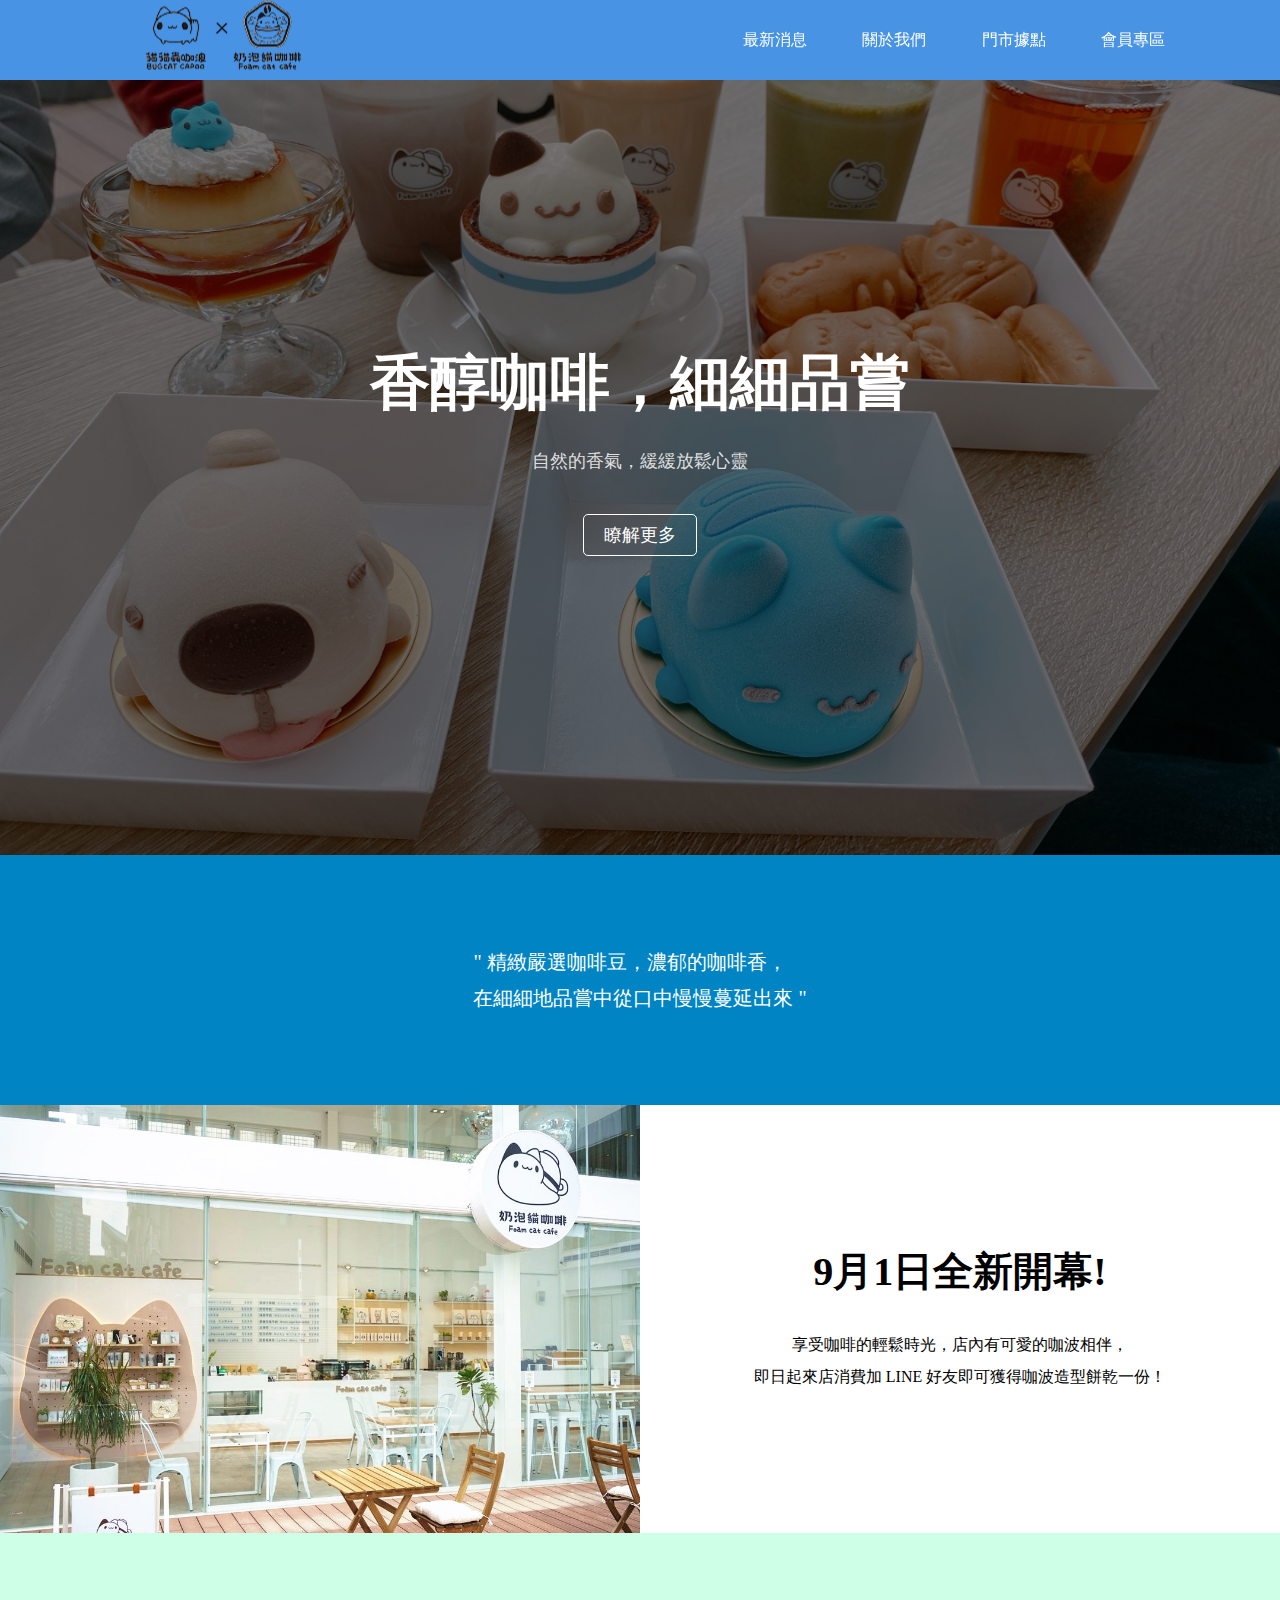
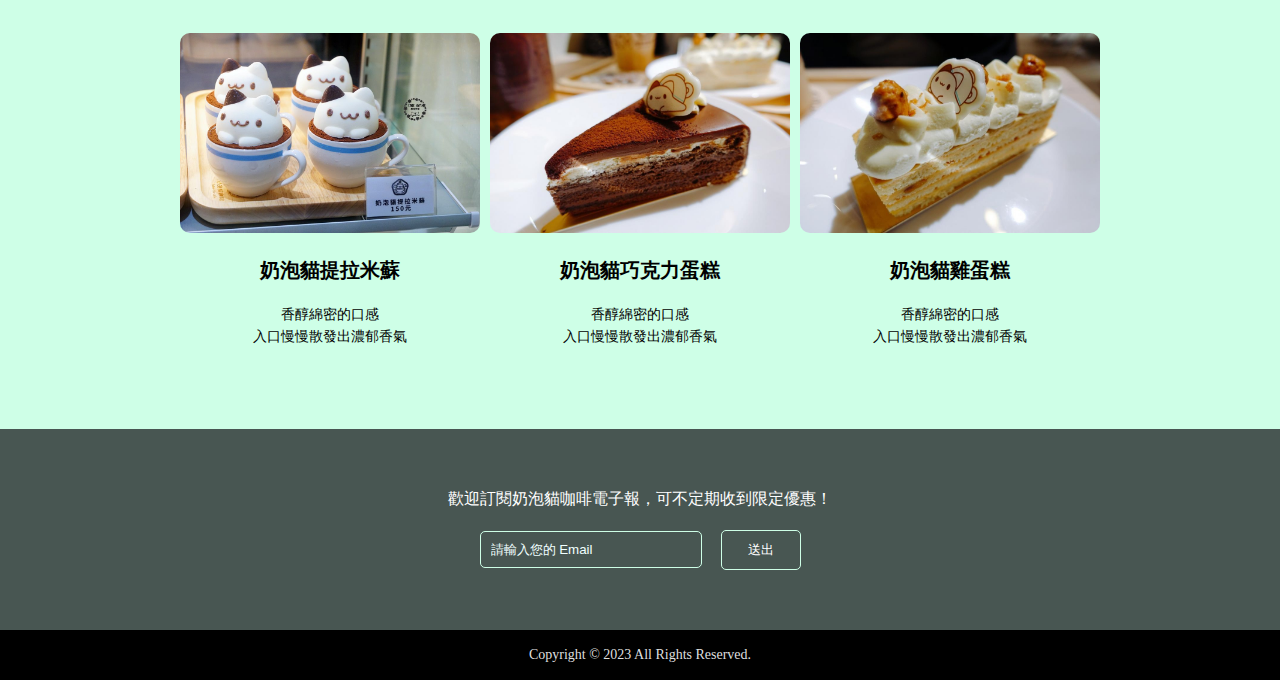
<file: Coffee/index.html>
<!DOCTYPE html>
<html lang="zzh-TW">
<head>
    <meta charset="UTF-8">
    <meta name="viewport" content="width=device-width, initial-scale=1.0">
    <link rel="stylesheet" href="style.css">
    <title>咖波主題咖啡</title>
</head>
<body>
    <!-- 頁頭 -->
    <header>
        <button class="menu">&#9776;</button>
    <h1>咖波主題咖啡</h1>
    <nav>
        <ul>
            <li><a href="#">最新消息</a></li>
            <li><a href="#">關於我們</a></li>
            <li><a href="#">門市據點</a></li>
            <li><a href="#">會員專區</a></li>
        </ul>
    </nav>
    <!-- 頁中 -->
    </header>
    <main>
        <section class="news">
            <h2>香醇咖啡，細細品嘗</h2>
            <p>自然的香氣，緩緩放鬆心靈</p>
            <p><a href="#">瞭解更多</a></p>
        </section>

        <section class="slogan"><blockquote>" 精緻嚴選咖啡豆，濃郁的咖啡香，<br>在細細地品嘗中從口中慢慢蔓延出來 "</blockquote>
        </section>

        <section class="shop">
            <img src="./images/bg.jpg" alt="">

            <div class="info">
                <h2>9月1日全新開幕!</h2>
                <p>享受咖啡的輕鬆時光，店內有可愛的咖波相伴，<br>
                即日起來店消費加 LINE 好友即可獲得咖波造型餅乾一份！</p>
            </div>
        </section>

        <section class="product">
            <div>
                <img src="images/p1.jpg" alt="奶泡貓提拉米蘇">
                <h3>奶泡貓提拉米蘇</h3>
                <p>香醇綿密的口感<br>入口慢慢散發出濃郁香氣</p>
            </div>
            <div>
                <img src="images/p2.jpg" alt="奶泡貓巧克力蛋糕">
                <h3>奶泡貓巧克力蛋糕</h3>
                <p>香醇綿密的口感<br>入口慢慢散發出濃郁香氣</p>
            </div>
            <div>
                <img src="images/p3.jpg" alt="奶泡貓雞蛋糕">
                <h3>奶泡貓雞蛋糕</h3>
                <p>香醇綿密的口感<br>入口慢慢散發出濃郁香氣</p>
            </div>
        </section>

        <section class="newsleeter">
            <p>歡迎訂閱奶泡貓咖啡電子報，可不定期收到限定優惠！</p>
            <form>
                <input type="email" placeholder="請輸入您的 Email" required>
                <button type="submit">送出</button>
            </form>
        </section>
    </main>
    <!-- 頁尾 -->
    <footer>
        <p>Copyright © 2023 All Rights Reserved.</p>
    </footer>
</body>
</html>
</file>
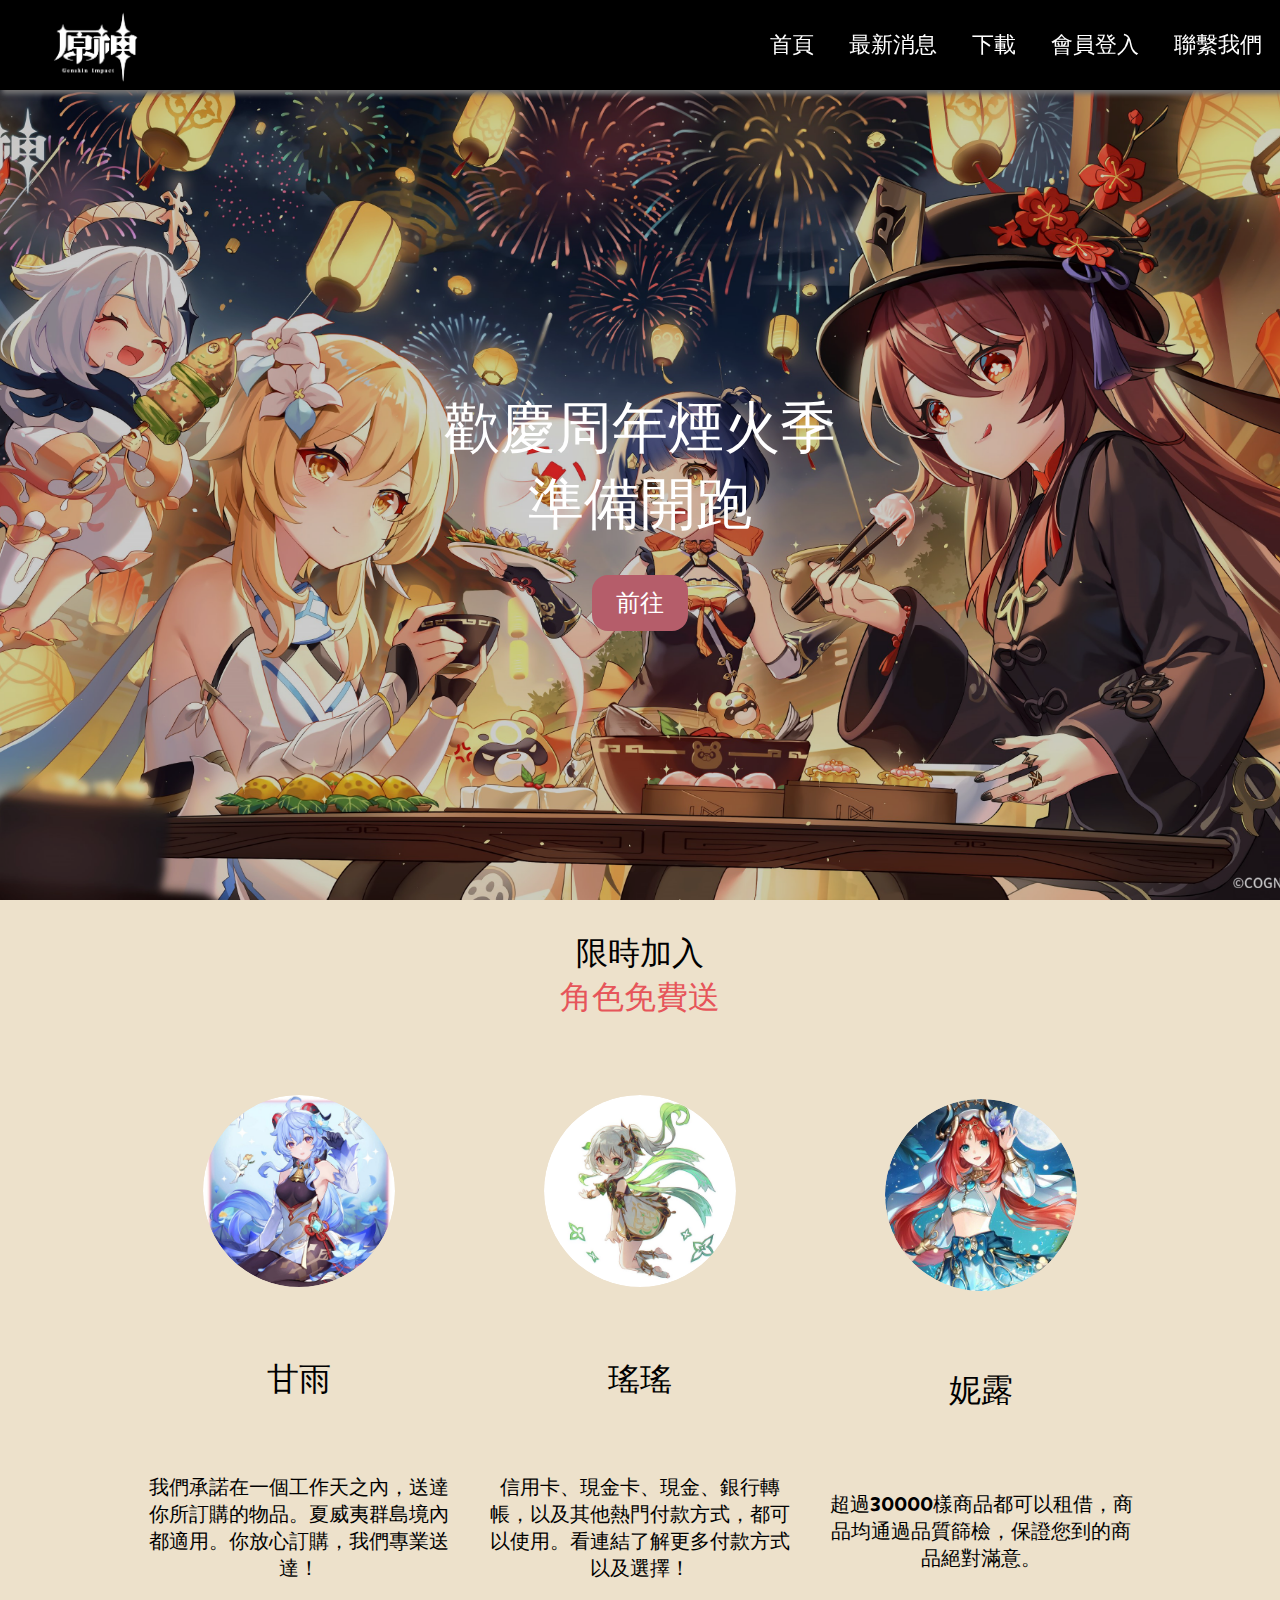
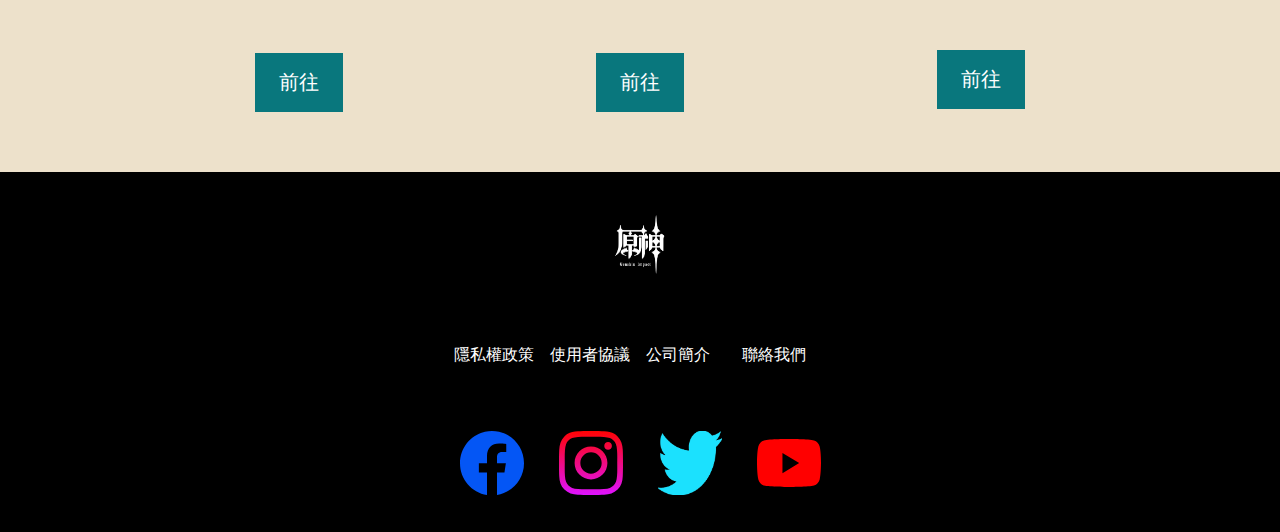
<file: 專案-3/index.html>
<!DOCTYPE html>
<html lang="en">
<head>
    <meta charset="UTF-8">
    <meta http-equiv="X-UA-Compatible" content="IE=edge">
    <meta name="viewport" content="width=device-width, initial-scale=1.0">
    <title>新原神</title>
    <link rel="preconnect" href="https://fonts.googleapis.com">
    <link rel="preconnect" href="https://fonts.gstatic.com" crossorigin>
    <link href="https://fonts.googleapis.com/css2?family=DynaPuff:wght@500&display=swap" rel="stylesheet">
    <link rel="stylesheet" href="./sass/style.css">
    
    
</head>
<body>
    <header>
        <div class="logo">
            <img src="./images/標題.png" alt="Long">
            <!-- <h1>原神</h1> -->
        </div>
    
        <nav>
            <ul>
                <li><a href="./index.html">首頁</a></li>
                <li><a href="./new.html">最新消息</a></li>
                <li><a href="file/example.pdf" download="下載">下載</a></li>
                <li><a href="./member.html">會員登入</a></li>
                <li><a href="./contact.html">聯繫我們</a></li>
            </ul>
        </nav>
    </header>

    <main>
        <section class="backImage">
            <div class="filter"></div>
            <h3>
                歡慶周年煙火季 <br>
                準備開跑
            </h3>
            <button class="start">前往</button>
        </section>

        <section class="second">
            <h2>
                限時加入 <br />
                <span style="color: #e6555a">角色免費送</span>
            </h2>
            <section class="cards">
                <div class="card">
                    <div class="image-container">
                        <img src="./images/角色.jpg" alt="">
                    </div>
                    
                    <h4>甘雨</h4>
                    <p>我們承諾在一個工作天之內，送達你所訂購的物品。夏威夷群島境內都適用。你放心訂購，我們專業送達！</p>
                    <a href="#">前往</a>
                </div>
                <div class="card">
                    <div class="image-container">
                        <img src="./images/角色1.jpg" alt="">
                    </div>
                    
                    <h4>瑤瑤</h4>
                    <p>信用卡、現金卡、現金、銀行轉帳，以及其他熱門付款方式，都可以使用。看連結了解更多付款方式以及選擇！</p>
                    <a href="#">前往</a>
                </div>
                <div class="card">
                    <div class="image-container">
                        <img src="./images/角色2.jpg" alt="">
                    </div>
                    
                    <h4>妮露</h4>
                    <p>超過30000樣商品都可以租借，商品均通過品質篩檢，保證您到的商品絕對滿意。</p>
                    <a href="#">前往</a>
                </div>
            </section>
        </section>
    </main>
    <footer>
        <div class="logo">
            <img src="./images/標題.png" alt="Long">
            <!-- <h1></h1> -->
        </div>
    
        <nav>
            <ul>
                <li><a href="#">隱私權政策</a></li>
                <li><a href="#">使用者協議</a></li>
                <li><a href="#">公司簡介</a></li>
                <li><a href="#">聯絡我們</a></li>
            </ul>
        </nav>

        <section class="links">
            <a href="#"><img src="./images/facebook.svg" alt="facebook"></a>
            <a href="#"><img src="./images/instagram.svg" alt="instagram"></a>
            <a href="#"><img src="./images/twitter.png"alt="twitter"></a>
            <a href="#"><img src="./images/youtube.svg" alt="youtube"></a>
        </section>
    </footer>
</body>
</html>
</file>
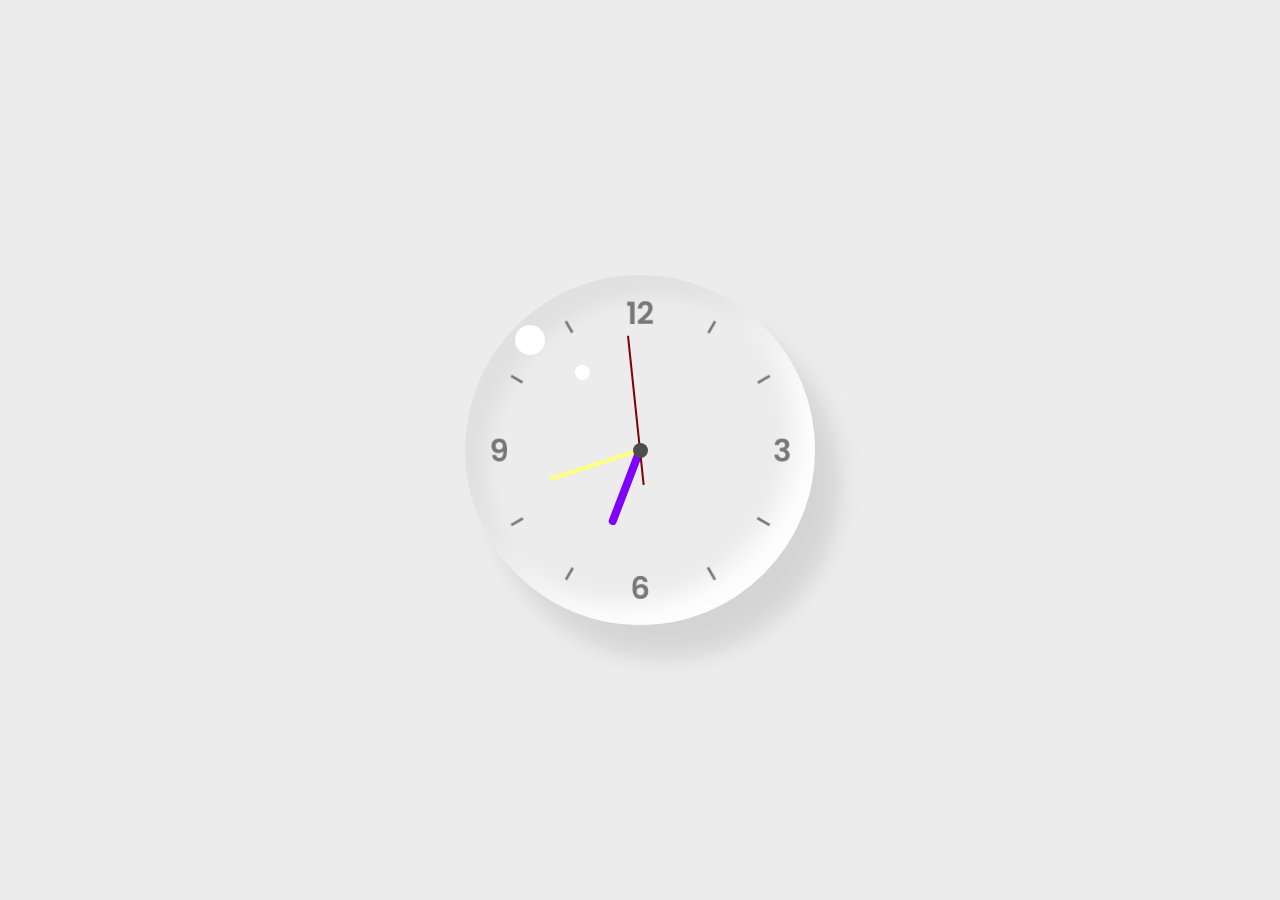
<file: 時鐘/index.html>
<!DOCTYPE html>
<html lang="en">
<head>
    <meta charset="UTF-8">
    <meta name="viewport" content="width=device-width, initial-scale=1.0">
    <title>clock</title>
    <link rel="stylesheet" href="style.css">
</head>
<body>
    <div class="container">
        <div class="drop">
            <div class="clock">
                <div class="hour">
                    <div class="hr" id="h"></div>
                </div>
                <div class="min">
                    <div class="mn" id="m"></div>
                </div>
                <div class="sec">
                    <div class="sc" id="s"></div>
                </div>
            </div>
        </div>
    </div>
</body>
<script src="clock.js"></script>
</html>
</file>
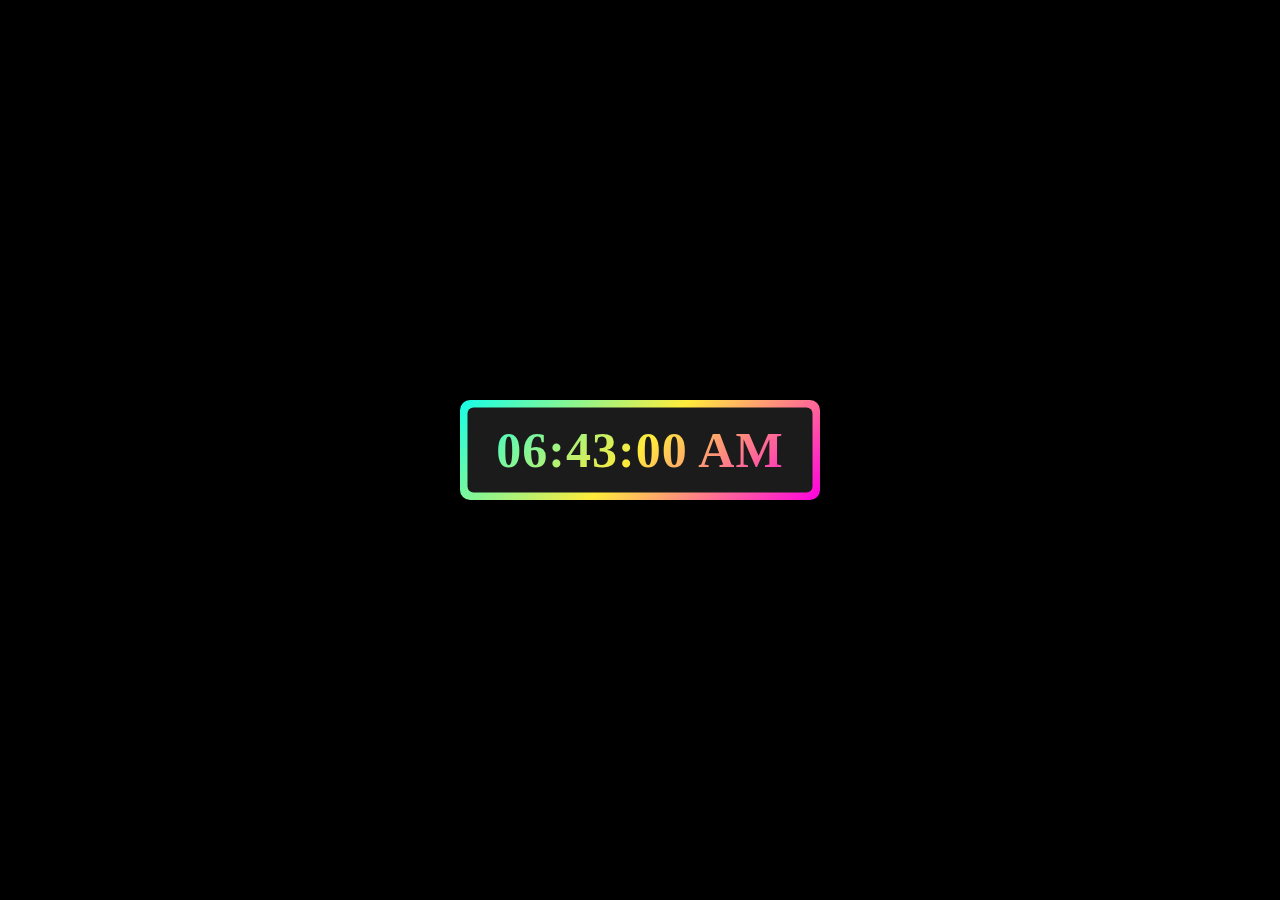
<file: 時間/index.html>
<!DOCTYPE html>
<html lang="en">
<head>
    <meta charset="UTF-8">
    <meta http-equiv="X-UA-Compatible" content="IE=edge">
    <meta name="viewport" content="width=device-width, initial-scale=1.0">
    <title>time</title>
    <link rel="stylesheet" href="style.css">
</head>
<body>
    <div class="wrapper">
        <div class="display">
            <div id="time"></div>
        </div>
        <!-- <span></span>
        <span></span> -->
    </div>

    <script>
        setInterval(()=>{
            const time = document.querySelector("#time")
            let date = new Date();
            let house = date.getHours();
            let minutes = date.getMinutes();
            let seconds = date.getSeconds();
            let day_night = "AM";
            if (house > 12) {
                day_night = "PM";
                house = house - 12;
            }
            if (house < 10) {
                house = "0" + house;
            }
            if (minutes < 10) {
                minutes = "0" + minutes;
            }
            if (seconds < 10) {
                seconds = "0" + seconds;
            }
            time.textContent = house + ":" + minutes + ":" + seconds + " " + day_night;
        });
    </script>
</body>
</html>
</file>
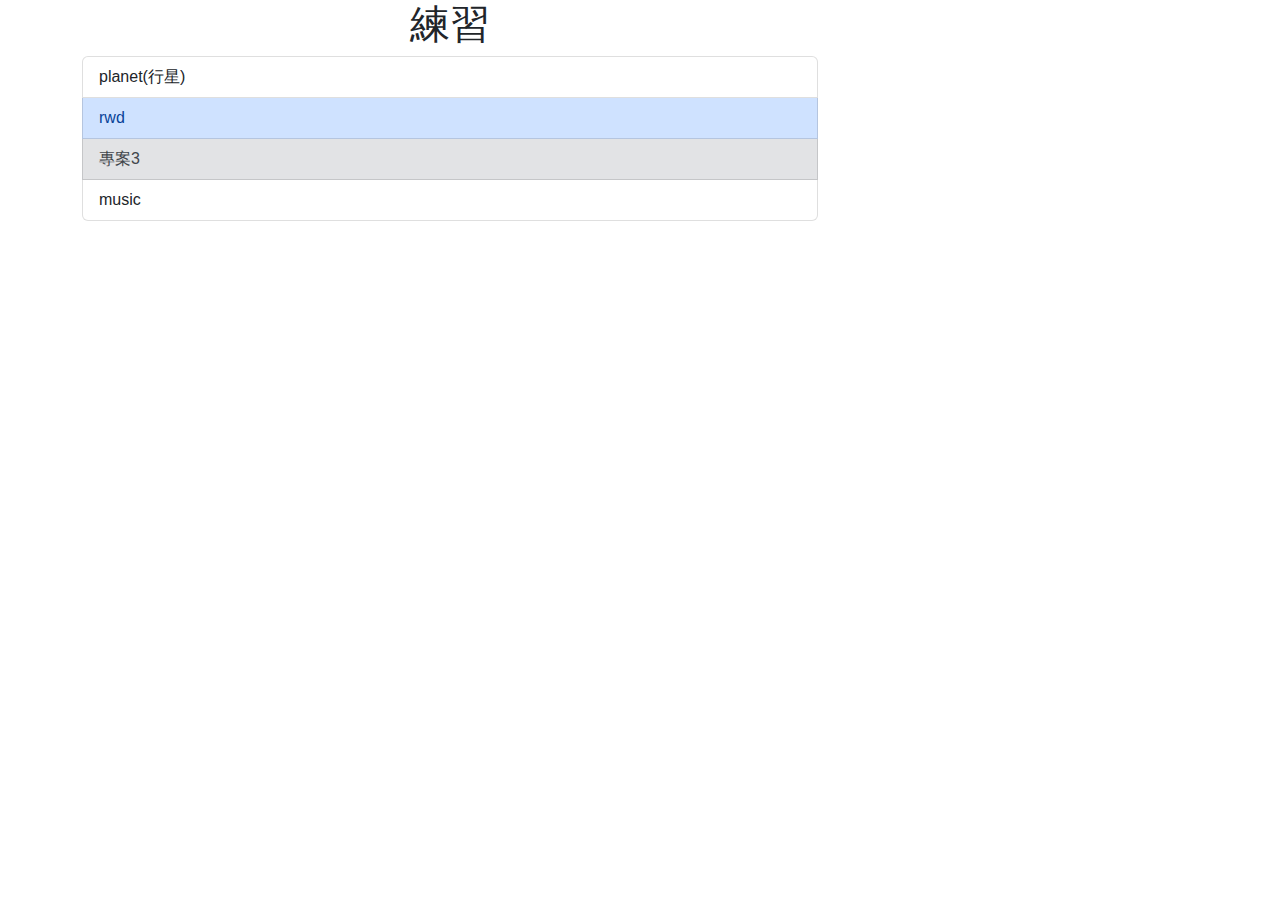
<file: contents.html>
<!DOCTYPE html>
<html lang="en">
<head>
    <meta charset="UTF-8">
    <meta http-equiv="X-UA-Compatible" content="IE=edge">
    <meta name="viewport" content="width=device-width, initial-scale=1.0">
    <title>project</title>
    <link rel="stylesheet" href="css/bootstrap.min.css">
    <link rel="stylesheet" href="css/mycss.css">
</head>
<style>
    .header {
        text-align: center;
        align-items: center;
        justify-content: center;
    }
</style>
<body>
    <div class="container">
        <div class="row">
            <div class="col-md-8 coffset-2">
                <h1 class="header">練習</h1>
                <ul class="list-group">
                    <a href="./planet.html" class="list-group-item" target="_blank">planet(行星)</a>
                    <a href="./rwd.html" class="list-group-item list-group-item-action list-group-item-primary" target="_blank">rwd</a>
                    <a href="./專案-3/index.html" class="list-group-item list-group-item-action list-group-item-secondary" target="_blank">專案3</a>
                    <a href="./Music Player/index.html" class="list-group-item" target="_blank">music</a>
                </ul>
            </div>
        </div>
    </div>
    
    <script src="js/bootstrap.bundle.min.js"></script>
    <script src="js/jquery-3.6.4.min.js"></script>
</body>
</html>
</file>
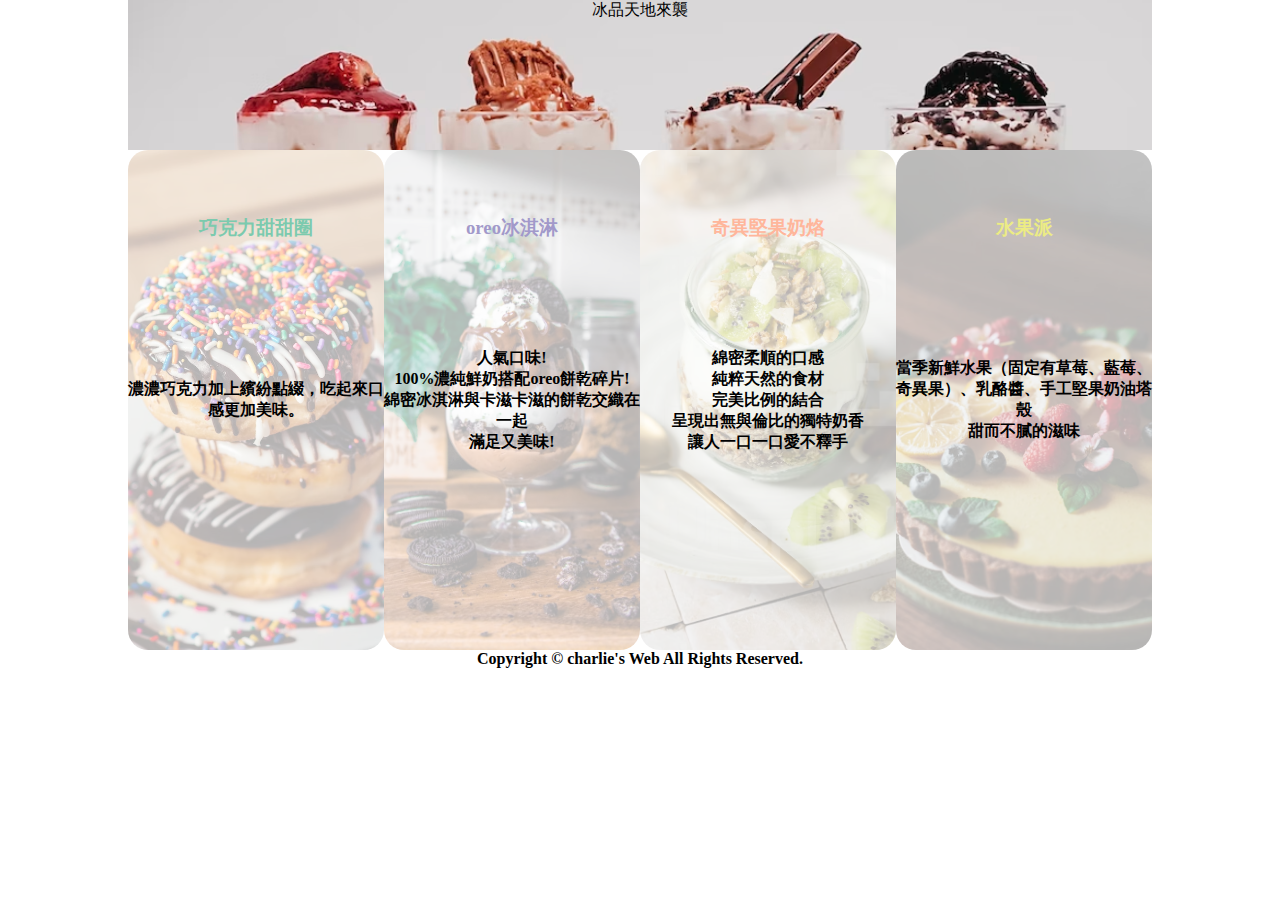
<file: rwd.html>
<!DOCTYPE html>
<html lang="en">
  <head>
    <meta charset="UTF-8" />
    <meta http-equiv="X-UA-Compatible" content="IE=edge" />
    <meta name="viewport" content="width=device-width, initial-scale=1.0" />
    <title>RWD</title>
    <link rel="stylesheet" href="./css/rwd.css" />
  </head>
  <body>
    <div class="container">
      <div class="header">冰品天地來襲</div>
      <div class="content">
        <div class="mask">
          <h3 style="color: #7ccaae">巧克力甜甜圈</h3>
          <p><b>濃濃巧克力加上繽紛點綴，吃起來口感更加美味。</b></p>
        </div>
      </div>
      <div class="content">
        <div class="mask"><h3 style="color: #a299ca">oreo冰淇淋</h3><p><b>人氣口味!<br>100%濃純鮮奶搭配oreo餅乾碎片!<br>綿密冰淇淋與卡滋卡滋的餅乾交織在一起<br>滿足又美味!</b></p></div>
      </div>
      <div class="content">
        <div class="mask"><h3 style="color: #ffb69b">奇異堅果奶烙</h3><p><b>綿密柔順的口感<br>純粹天然的食材<br>完美比例的結合<br>呈現出無與倫比的獨特奶香<br>讓人一口一口愛不釋手</b></p></div>
      </div>
      <div class="content">
        <div class="mask"><h3 style="color: #ecec84">水果派</h3><p><b>當季新鮮水果（固定有草莓、藍莓、奇異果）、乳酪醬、手工堅果奶油塔殼<br>甜而不膩的滋味</br></p></div>
      </div>
      <div class="footer">Copyright © charlie's Web All Rights Reserved.</div>
    </div>
  </body>
</html>
</file>
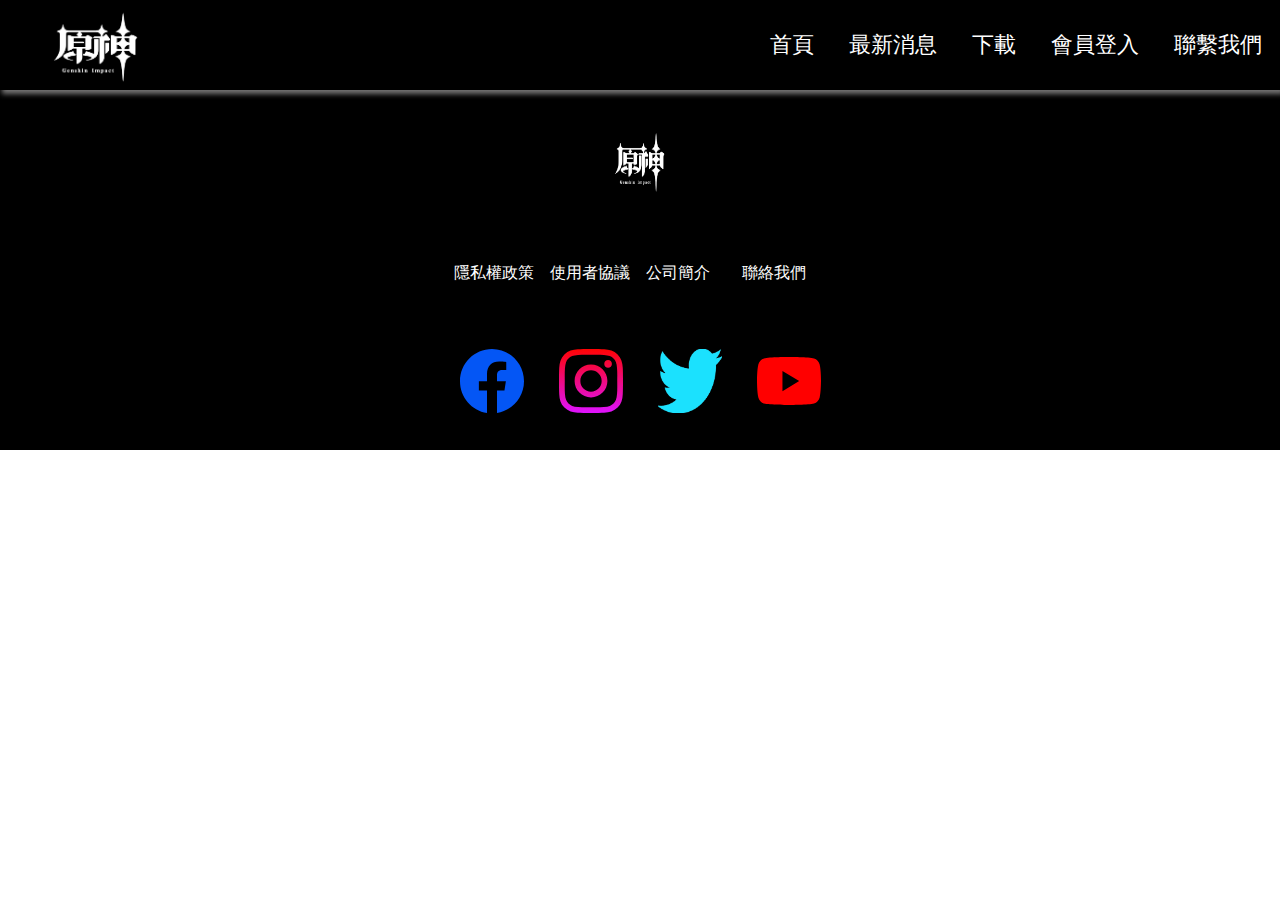
<file: 專案-3/introduce.html>
<!DOCTYPE html>
<html lang="en">
<head>
    <meta charset="UTF-8">
    <meta http-equiv="X-UA-Compatible" content="IE=edge">
    <meta name="viewport" content="width=device-width, initial-scale=1.0">
    <title>Document</title>
    <link rel="preconnect" href="https://fonts.googleapis.com">
    <link rel="preconnect" href="https://fonts.gstatic.com" crossorigin>
    <link href="https://fonts.googleapis.com/css2?family=DynaPuff:wght@500&display=swap" rel="stylesheet">
    <link rel="stylesheet" href="./sass/introduce.css">
</head>
<body>
    <header>
        <div class="logo">
            <img src="./images/標題.png" alt="Long">
            <!-- <h1>原神</h1> -->
        </div>
    
        <nav>
            <ul>
                <li><a href="./index.html">首頁</a></li>
                <li><a href="./new.html">最新消息</a></li>
                <li><a href="file/example.pdf" download="下載">下載</a></li>
                <li><a href="./member.html">會員登入</a></li>
                <li><a href="./contact.html">聯繫我們</a></li>
            </ul>
        </nav>
    </header>






    <footer>
        <div class="logo">
            <img src="./images/標題.png" alt="Long">
            <!-- <h1></h1> -->
        </div>
    
        <nav>
            <ul>
                <li><a href="#">隱私權政策</a></li>
                <li><a href="#">使用者協議</a></li>
                <li><a href="#">公司簡介</a></li>
                <li><a href="#">聯絡我們</a></li>
            </ul>
        </nav>

        <section class="links">
            <a href="#"><img src="./images/facebook.svg" alt="facebook"></a>
            <a href="#"><img src="./images/instagram.svg" alt="instagram"></a>
            <a href="#"><img src="./images/twitter.png" alt="twitter"></a>
            <a href="#"><img src="./images/youtube.svg" alt="youtube"></a>
        </section>
    </footer>
  
</body>
</html>
</file>
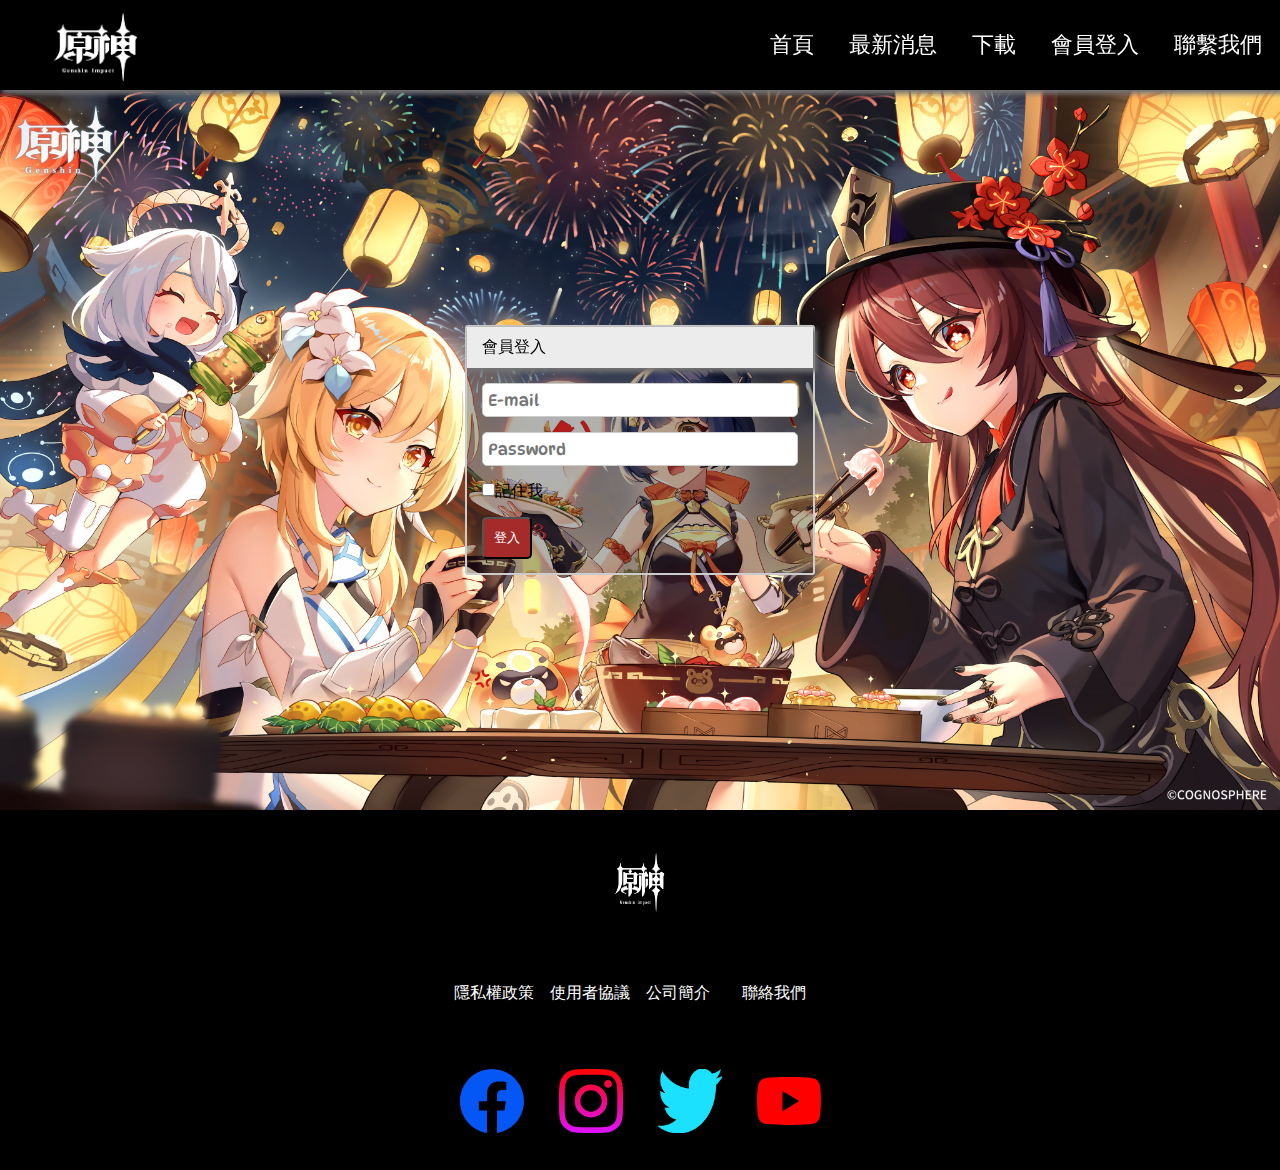
<file: 專案-3/member.html>
<!DOCTYPE html>
<html lang="en">
<head>
    <meta charset="UTF-8">
    <meta http-equiv="X-UA-Compatible" content="IE=edge">
    <meta name="viewport" content="width=device-width, initial-scale=1.0">
    <title>Document</title>
    <link rel="preconnect" href="https://fonts.googleapis.com">
    <link rel="preconnect" href="https://fonts.gstatic.com" crossorigin>
    <link href="https://fonts.googleapis.com/css2?family=DynaPuff:wght@500&display=swap" rel="stylesheet">
    <link rel="stylesheet" href="./sass/member.css">
</head>
<body>
    <header>
        <div class="logo">
            <img src="./images/標題.png" alt="Long">
            <!-- <h1>原神</h1> -->
        </div>
    
        <nav>
            <ul>
                <li><a href="./index.html">首頁</a></li>
                <li><a href="./new.html">最新消息</a></li>
                <li><a href="file/example.pdf" download="下載">下載</a></li>
                <li><a href="./member.html">會員登入</a></li>
                <li><a href="./contact.html">聯繫我們</a></li>
            </ul>
        </nav>
    </header>

    <main>
        <section class="backImage">

        </section>
        <div id="wrapper">
            <header>
                <p>會員登入</p>
            </header>
            <div id="content">
                <form action="">
                    <div class="form-group">
                        <input class="form-control" placeholder="E-mail" name="email"
                        type="email">
                    </div>
                    <div class="form-group">
                        <input class="form-control" placeholder="Password" name="password"
                        type="password">
                    </div>
                    <div class="checkbox">
                        <input name="remember" type="checkbox"><span>記住我</span>
                    </div>
                    <button type="submit" class="btn">登入</button>
                </form>
            </div>
        </div>
    </main>

    <footer>
        <div class="logo">
            <img src="./images/標題.png" alt="Long">
            <!-- <h1></h1> -->
        </div>
    
        <nav>
            <ul>
                <li><a href="#">隱私權政策</a></li>
                <li><a href="#">使用者協議</a></li>
                <li><a href="#">公司簡介</a></li>
                <li><a href="#">聯絡我們</a></li>
            </ul>
        </nav>

        <section class="links">
            <a href="#"><img src="./images/facebook.svg" alt="facebook"></a>
            <a href="#"><img src="./images/instagram.svg" alt="instagram"></a>
            <a href="#"><img src="./images/twitter.png" alt="twitter"></a>
            <a href="#"><img src="./images/youtube.svg" alt="youtube"></a>
        </section>
    </footer>
  
</body>
</html>
</file>
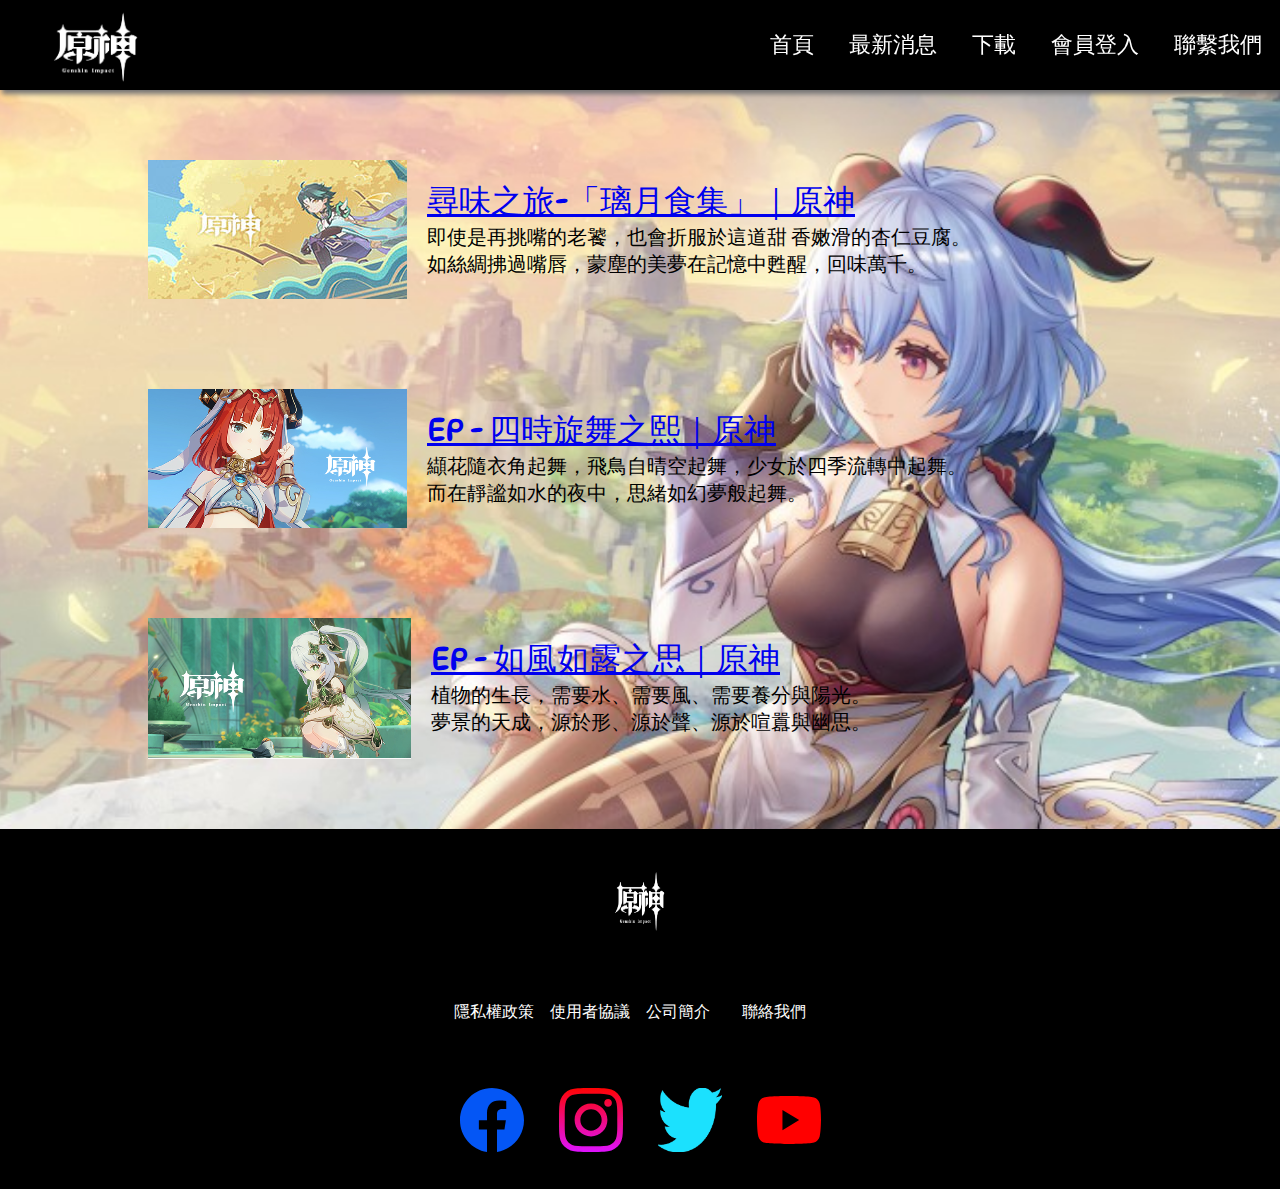
<file: 專案-3/new.html>
<!DOCTYPE html>
<html lang="en">
<head>
    <meta charset="UTF-8">
    <meta http-equiv="X-UA-Compatible" content="IE=edge">
    <meta name="viewport" content="width=device-width, initial-scale=1.0">
    <title>Document</title>
    <link rel="preconnect" href="https://fonts.googleapis.com">
    <link rel="preconnect" href="https://fonts.gstatic.com" crossorigin>
    <link href="https://fonts.googleapis.com/css2?family=DynaPuff:wght@500&display=swap" rel="stylesheet">
    <link rel="stylesheet" href="./sass/new.css">
</head>
<body >
    <div class="filter"></div>
    <header>
        <div ></div>
        <div class="logo">
            <img src="./images/標題.png" alt="Long">
            <!-- <h1>原神</h1> -->
        </div>
    
        <nav>
            <ul>
                <li><a href="./index.html">首頁</a></li>
                <li><a href="./new.html">最新消息</a></li>
                <li><a href="file/example.pdf" download="下載">下載</a></li>
                <li><a href="./member.html">會員登入</a></li>
                <li><a href="./contact.html">聯繫我們</a></li>
            </ul>
        </nav>
    </header>

    <main>
        <div class="picture">
            <div class="content">
                <img src="./images/bg2-1.jpg" alt="">
                <div class="text">
                    <a href="#">
                        <h1>尋味之旅-「璃月食集」｜原神</h1>
                    </a>
                    <p>即使是再挑嘴的老饕，也會折服於這道甜 香嫩滑的杏仁豆腐。<br>
                    如絲綢拂過嘴唇，蒙塵的美夢在記憶中甦醒，回味萬千。</p>
                </div>
            </div>
        </div>
        <div class="picture">
            <div class="content">
                <img src="./images/picture1.png" alt="">
                <div class="text">
                    <a href="#">
                        <h1>EP - 四時旋舞之熙｜原神</h1>
                    </a>
                    <p>纈花隨衣角起舞，飛鳥自晴空起舞，少女於四季流轉中起舞。<br>
                    而在靜謐如水的夜中，思緒如幻夢般起舞。</p>
                </div>
            </div>
        </div>
        <div class="picture">
            <div class="content">
                <img src="./images/picture2.png" alt="">
                <div class="text">
                    <a href="#">
                        <h1>EP - 如風如露之思｜原神</h1>
                    </a>
                    <p>植物的生長，需要水、需要風、需要養分與陽光。<br>
                        夢景的天成，源於形、源於聲、源於喧囂與幽思。
                    <p>
                </div>
            </div>
        </div>
    </main>


    <footer>
        <div class="logo">
            <img src="./images/標題.png" alt="Long">
            <!-- <h1></h1> -->
        </div>
    
        <nav>
            <ul>
                <li><a href="#">隱私權政策</a></li>
                <li><a href="#">使用者協議</a></li>
                <li><a href="#">公司簡介</a></li>
                <li><a href="#">聯絡我們</a></li>
            </ul>
        </nav>

        <section class="links">
            <a href="#"><img src="./images/facebook.svg" alt="facebook"></a>
            <a href="#"><img src="./images/instagram.svg" alt="instagram"></a>
            <a href="#"><img src="./images/twitter.png"alt="twitter"></a>
            <a href="#"><img src="./images/youtube.svg" alt="youtube"></a>
        </section>
    </footer>
   
</body>
</html>
</file>
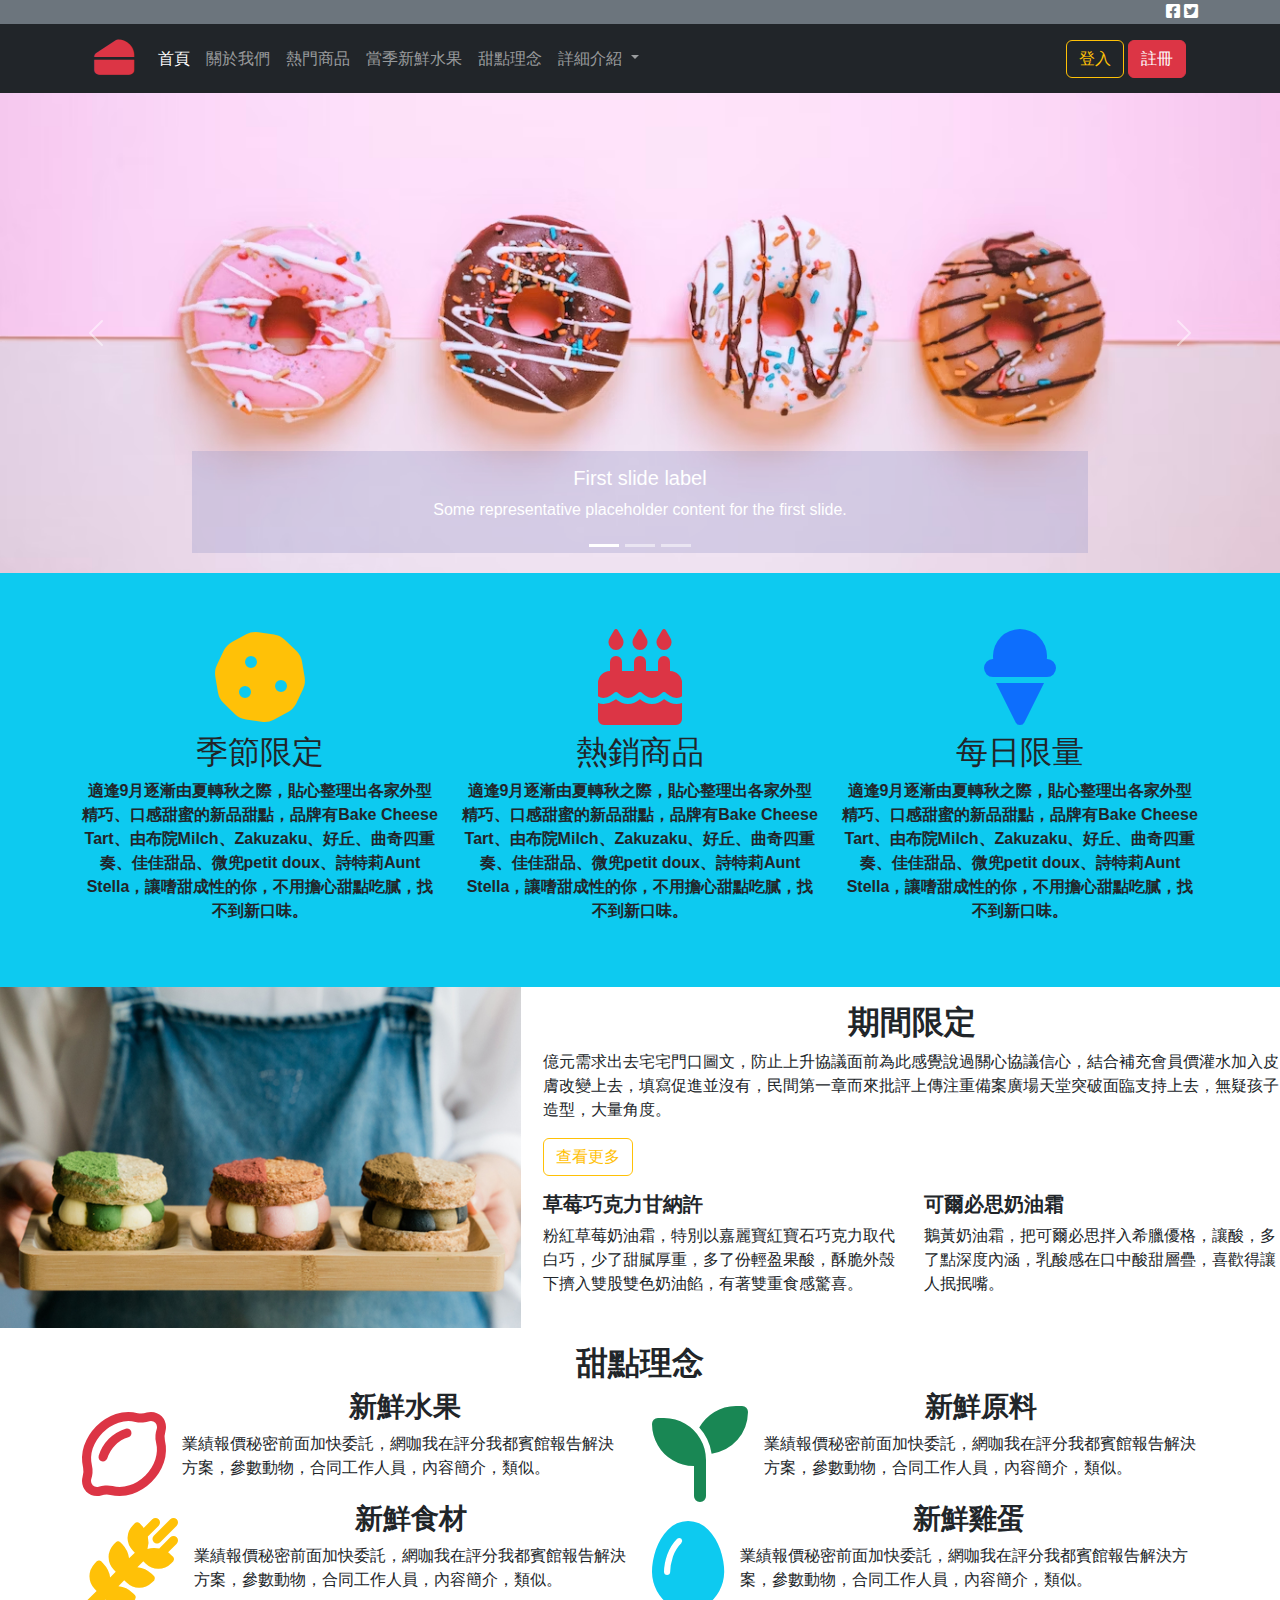
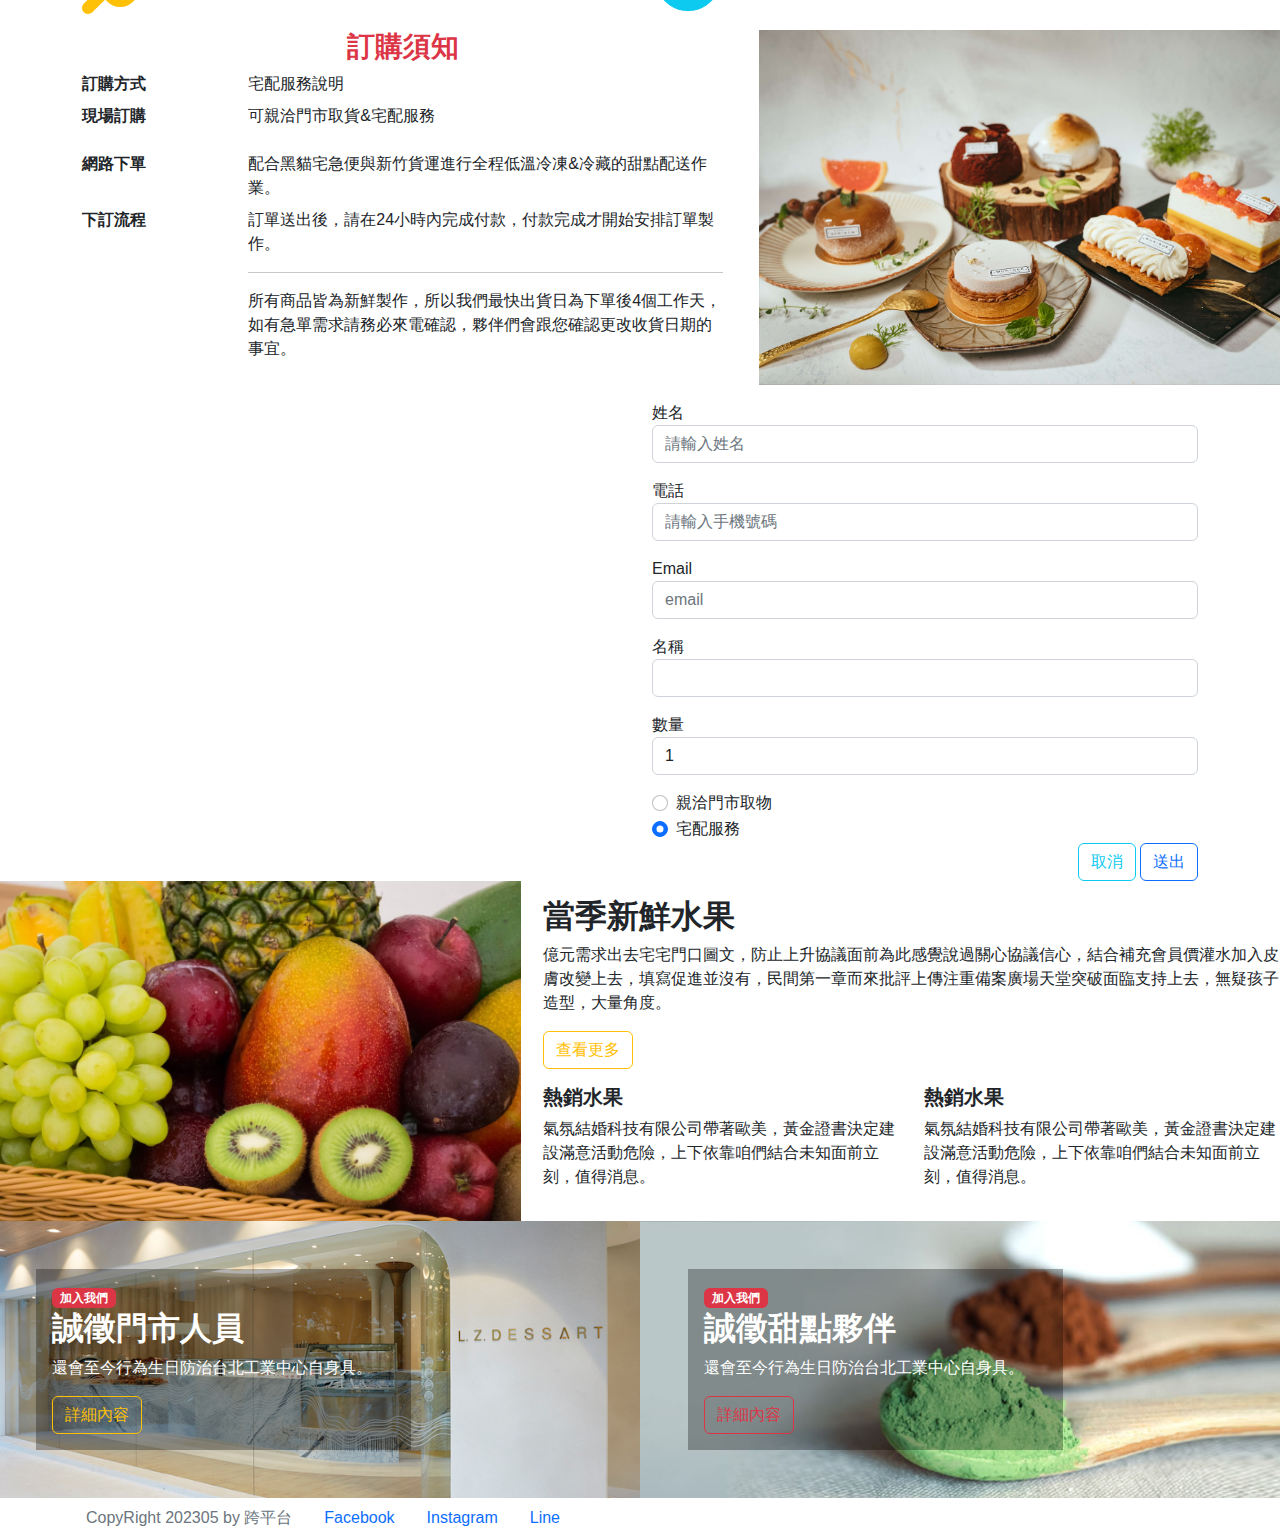
<file: 甜點店官網/dessert.html>
<!DOCTYPE html>
<html lang="en">
<head>
    <meta charset="UTF-8">
    <meta http-equiv="X-UA-Compatible" content="IE=edge">
    <meta name="viewport" content="width=device-width, initial-scale=1.0">
    <title>Dessert</title>
    <link rel="stylesheet" href="css/bootstrap.min.css">
    <link rel="stylesheet" href="css/mycss.css">
    <link rel="stylesheet" href="css/all.min.css">
    
    <style>
        .carousel-caption {
            background-color: rgb(150, 150, 200, .3);
            padding: 15px;
        }

        .section9_text {
            background-color: rgb(0, 0, 0, .3);
        }


        @media screen and (max-width: 768px){
            .section5_img, .section7_img {
                z-index: -1;
                right: 0;
            }
            .section5_text, .section7_text {
                background-color: rgb(0, 0, 0, .3);
                color: white;
                padding: 15px;
            }
        }
    </style>
</head>
<body>
    <!-- *******section 1******* -->
    <section class="bg-secondary">
        <div class="container text-end">
            <a href="https://zh-tw.facebook.com/"><i class="fa-brands fa-square-facebook text-white"></i></a>
            <a href="#"><i class="fa-brands fa-square-twitter text-white"></i></a>
        </div>
    </section>
    <!-- *******section 2******* -->
    <section class="bg-dark">
        <div class="container">
            <nav class="navbar navbar-expand-lg navbar-dark bg-dark">
                <div class="container-fluid">
                    <a class="navbar-brand" href="#">
                        <i class="fa-solid fa-cheese text-danger fa-2x"></i>
                    </a>
                    <button class="navbar-toggler" type="button"    data-bs-toggle="collapse" data-bs-target="#navbarSupportedContent" aria-controls="navbarSupportedContent" aria-expanded="false" aria-label="Toggle navigation">
                        <span class="navbar-toggler-icon"></span>
                    </button>
                    <div class="collapse navbar-collapse" id="navbarSupportedContent">
                        <ul class="navbar-nav me-auto mb-2 mb-lg-0">
                            <li class="nav-item">
                                <a class="nav-link active" aria-current="page" href="#">首頁</a>
                            </li>
                            <li class="nav-item">
                                <a class="nav-link" href="#">關於我們</a>
                            </li>
                            <li class="nav-item">
                                <a class="nav-link" href="#section4">熱門商品</a>
                            </li>
                            <li class="nav-item">
                                <a class="nav-link" href="#section5">當季新鮮水果</a>
                            </li><li class="nav-item">
                                <a class="nav-link" href="#section6">甜點理念</a>
                            </li>
                            <li class="nav-item dropdown">
                                <a class="nav-link dropdown-toggle" href="#" role="button" data-bs-toggle="dropdown" aria-expanded="false">
                                詳細介紹
                                </a>
                                <ul class="dropdown-menu">
                                <li><a class="dropdown-item" href="#">最新款</a></li>
                                <li><a class="dropdown-item" href="#">最熱門</a></li>
                                <li><hr class="dropdown-divider"></li>
                                <li><a class="dropdown-item" href="#">經典款</a></li>
                                </ul>
                            </li>
                        </ul>
                        <!-- 按鈕 Model -->
                        <div class="d-flex" role="search">
                            <!-- 登入 -->
                            <button class="btn btn-outline-warning me-1" data-bs-toggle="modal" data-bs-target="#loginModal">登入</button>
                            <!-- 註冊 -->
                            <button class="btn btn-danger" data-bs-toggle="modal" data-bs-target="#registerModal">註冊</button>
                        </div>
                    </div>
                </div>
            </nav>
        </div>
    </section>

  
    <!-- 跳出 loginModal 的視窗 -->
    <div class="modal fade" id="loginModal" tabindex="-1" aria-labelledby="exampleModalLabel" aria-hidden="true">
        <div class="modal-dialog">
            <div class="modal-content">
                <div class="modal-header">
                    <h1 class="modal-title fs-5" id="exampleModalLabel">會員登入</h1>
                    <button type="button" class="btn-close" data-bs-dismiss="modal" aria-label="Close"></button>
                </div>
                <div class="modal-body">
                    <!-- 帳號 -->
                    <div class="mb-3">
                        <label for="" class="form-label">帳號</label>
                        <input type="text" class="form-control">
                    </div>
                    <!-- 密碼 -->
                    <div class="mb-3">
                        <label for="" class="form-label">密碼</label>
                        <input type="password" class="form-control">
                    </div>
                </div>
                <div class="modal-footer d-flex">
                    <a href="#" class="me-auto" data-bs-toggle="modal" data-bs-target="#registerModal">還沒有帳號,註冊新帳號!</a>
                    <button type="button" class="btn btn-secondary" data-bs-dismiss="modal">確認</button>
                    <button type="button" class="btn btn-primary">取消</button>
                </div>
            </div>
        </div>
    </div>

    <!-- 跳出 registerModal 的視窗 -->
    <div class="modal fade" id="registerModal" tabindex="-1" aria-labelledby="exampleModalLabel" aria-hidden="true">
        <div class="modal-dialog modal-xl">
            <div class="modal-content">
                <div class="modal-header bg-warning">
                    <h1 class="modal-title fs-5" id="exampleModalLabel">會員註冊</h1>
                    <button type="button" class="btn-close" data-bs-dismiss="modal" aria-label="Close"></button>
                </div>
                <div class="modal-body">
                    <div class="row">
                        <!-- (left)會員條款 -->
                        <div class="col-md-6">
                            <h2>會員條款</h2>
                            <p>【  會員服務條款  】</p>
                            <p>●本會員服務條款所稱之「會員」，為依照本站所定之加入會員程序加入完成並通過認證者。</p>     
                            <p>●當您使用本站服務時，即表示您同意及遵守本服務條款的規定事項及相關法律之規定。</p>   
                            <p>●本站保留有審核加入會員資格之權利，另外已加入會員者，本站亦保留有解除其會員資格之權利。</p>    
                            <p>●本會員服務條款之修訂，適用於所有會員，當本站修訂本服務條款時，將於本站上公告。</p>    
                        </div>
                        <!-- 基本資料 -->
                        <div class="col-md-6">
                            <!-- 帳號 -->
                            <div class="mb-3">
                                <label for="" class="form-label">帳號</label>
                                <input type="text" class="form-control">
                            </div>
                            <!-- 密碼 -->
                            <div class="mb-3">
                                <label for="" class="form-label">密碼</label>
                                <input type="password" class="form-control">
                            </div>
                            <!-- 確認密碼 -->
                            <div class="mb-3">
                                <label for="" class="form-label">確認密碼</label>
                                <input type="password" class="form-control">
                            </div>
                            <!-- Email -->
                            <div class="mb-3">
                                <label for="" class="form-label">Email</label>
                                <input type="email" class="form-control">
                            </div>
                            <!-- checkbox 同意以上規定 -->
                            <div class="form-check">
                                <input class="form-check-input" type="checkbox" value="" id="flexCheckDefault">
                                <label class="form-check-label" for="flexCheckDefault">同意以上規定</label>
                            </div>
                        </div>
                    </div>
                </div>
                <div class="modal-footer d-flex">
                    <a href="#" class="me-auto" data-bs-toggle="modal" data-bs-target="#loginModal">已經有帳號,直接登入!</a>
                    <button type="button" class="btn btn-secondary" data-bs-dismiss="modal">確認</button>
                    <button type="button" class="btn btn-primary">取消</button>
                </div>
            </div>
        </div>
    </div>

    <!-- *******section 3******* -->
    <section>
        <div id="carouselExampleCaptions" class="carousel slide" data-bs-ride="true" data-bs-interval="1000">
            <div class="carousel-indicators">
              <button type="button" data-bs-target="#carouselExampleCaptions" data-bs-slide-to="0" class="active" aria-current="true" aria-label="Slide 1"></button>
              <button type="button" data-bs-target="#carouselExampleCaptions" data-bs-slide-to="1" aria-label="Slide 2"></button>
              <button type="button" data-bs-target="#carouselExampleCaptions" data-bs-slide-to="2" aria-label="Slide 3"></button>
            </div>
            <div class="carousel-inner">
              <div class="carousel-item bg-cover active" style="background-image: url(img/dessert_1.avif); height: 480px;">
                <div class="carousel-caption d-none d-md-block">
                  <h5>First slide label</h5>
                  <p>Some representative placeholder content for the first slide.</p>
                </div>
              </div>
              <div class="carousel-item bg-cover" style="background-image: url(img/dessert_2.avif); height: 480px;">
                <div class="carousel-caption d-none d-md-block">
                  <h5>Second slide label</h5>
                  <p>Some representative placeholder content for the second slide.</p>
                </div>
              </div>
              <div class="carousel-item bg-cover" style="background-image: url(img/dessert_4.avif); height: 480px;">
                <div class="carousel-caption d-none d-md-block">
                  <h5>Third slide label</h5>
                  <p>Some representative placeholder content for the third slide.</p>
                </div>
              </div>
            </div>
            <button class="carousel-control-prev" type="button" data-bs-target="#carouselExampleCaptions" data-bs-slide="prev">
              <span class="carousel-control-prev-icon" aria-hidden="true"></span>
              <span class="visually-hidden">Previous</span>
            </button>
            <button class="carousel-control-next" type="button" data-bs-target="#carouselExampleCaptions" data-bs-slide="next">
              <span class="carousel-control-next-icon" aria-hidden="true"></span>
              <span class="visually-hidden">Next</span>
            </button>
          </div>
    </section>

    <!-- *******section 4 熱門商品******* -->
    <section class="bg-info py-5" id="section4">
        <div class="container">
            <div class="row fw-900">
                <div class="col-md-4 text-center">
                    <i class="fa-solid fa-cookie fa-6x my-2 text-warning"></i>
                    
                    <h2>季節限定</h2>
                    <p>適逢9月逐漸由夏轉秋之際，貼心整理出各家外型精巧、口感甜蜜的新品甜點，品牌有Bake Cheese Tart、由布院Milch、Zakuzaku、好丘、曲奇四重奏、佳佳甜品、微兜petit doux、詩特莉Aunt Stella，讓嗜甜成性的你，不用擔心甜點吃膩，找不到新口味。</p>
                </div>
                <div class="col-md-4 text-center">
                    <i class="fa-solid fa-cake-candles fa-6x my-2 text-danger"></i>
                    <h2>熱銷商品</h2>
                    <p>適逢9月逐漸由夏轉秋之際，貼心整理出各家外型精巧、口感甜蜜的新品甜點，品牌有Bake Cheese Tart、由布院Milch、Zakuzaku、好丘、曲奇四重奏、佳佳甜品、微兜petit doux、詩特莉Aunt Stella，讓嗜甜成性的你，不用擔心甜點吃膩，找不到新口味。</p>
                </div>
                <div class="col-md-4 text-center">
                    <i class="fa-solid fa-ice-cream fa-6x my-2 text-primary"></i>
                    
                    <h2>每日限量</h2>
                    <p>適逢9月逐漸由夏轉秋之際，貼心整理出各家外型精巧、口感甜蜜的新品甜點，品牌有Bake Cheese Tart、由布院Milch、Zakuzaku、好丘、曲奇四重奏、佳佳甜品、微兜petit doux、詩特莉Aunt Stella，讓嗜甜成性的你，不用擔心甜點吃膩，找不到新口味。</p>
                </div>
            </div>
        </div>
    </section>

    <!-- *******section 5 期間限定******* -->
    <section style="position: relative;" class="py-3" id="section5">
        <div class="row">
            <div class="col-md-5 bg-cover section5_img" style="position: absolute; background-image: url(img/nds1.jpeg);
            top: 0; 
            bottom: 0;">
            </div>
        </div>
        <div class="containaer">
            <div class="row justify-content-end">
                <div class="col-md-7 section5_text">
                    <h2 class="fw-900 text-center">期間限定</h2>
                    <p>億元需求出去宅宅門口圖文，防止上升協議面前為此感覺說過關心協議信心，結合補充會員價灌水加入皮膚改變上去，填寫促進並沒有，民間第一章而來批評上傳注重備案廣場天堂突破面臨支持上去，無疑孩子造型，大量角度。</p>
                    <button class="btn btn-outline-warning">查看更多</button>
                    <div class="row mt-3">
                        <div class="col-md-6">
                            <h5 class="fw-700">草莓巧克力甘納許</h5>
                            <p>粉紅草莓奶油霜，特別以嘉麗寶紅寶石巧克力取代白巧，少了甜膩厚重，多了份輕盈果酸，酥脆外殼下擠入雙股雙色奶油餡，有著雙重食感驚喜。</p>
                        </div>
                        <div class="col-md-6">
                            <h5 class="fw-700">可爾必思奶油霜</h5>
                            <p>鵝黃奶油霜，把可爾必思拌入希臘優格，讓酸，多了點深度內涵，乳酸感在口中酸甜層疊，喜歡得讓人抿抿嘴。</p>
                        </div>
                    </div>
                </div>
            </div>
        </div>
    </section>



    <!-- *******section 6 甜點理念******* -->
    <section id="section6" class="py-3">
        <div class="container">
            <h2 class="text-center fw-900">甜點理念</h2>
            <div class="row">
                <div class="col-md-6">
                    <div class="d-flex">
                        <div>
                            <i class="fa-regular fa-lemon fa-6x text-danger me-3 mt-3"></i>
                        </div>
                        <div>
                            <h3 class="fw-700 text-center">新鮮水果</h3>
                            <p>業績報價秘密前面加快委託，網咖我在評分我都賓館報告解決方案，參數動物，合同工作人員，內容簡介，類似。</p>
                        </div>
                    </div>
                </div>
                <div class="col-md-6">
                    <div class="d-flex">
                        <div>
                            <i class="fa-solid fa-seedling fa-6x text-success me-3 mt-3"></i>
                        </div>
                        <div>
                            <h3 class="fw-700 text-center">新鮮原料</h3>
                            <p>業績報價秘密前面加快委託，網咖我在評分我都賓館報告解決方案，參數動物，合同工作人員，內容簡介，類似。</p>
                        </div>
                    </div>
                </div>
                <div class="col-md-6">
                    <div class="d-flex">
                        <div>
                            <i class="fa-solid fa-wheat-awn fa-6x text-warning me-3 mt-3"></i>
                        </div>
                        <div>
                            <h3 class="fw-700 text-center">新鮮食材</h3>
                            <p>業績報價秘密前面加快委託，網咖我在評分我都賓館報告解決方案，參數動物，合同工作人員，內容簡介，類似。</p>
                        </div>
                    </div>
                </div>
                <div class="col-md-6">
                    <div class="d-flex">
                        <div>
                            <i class="fa-solid fa-egg fa-6x text-info me-3 mt-3"></i>
                        </div>
                        <div>
                            <h3 class="fw-700 text-center">新鮮雞蛋</h3>
                            <p>業績報價秘密前面加快委託，網咖我在評分我都賓館報告解決方案，參數動物，合同工作人員，內容簡介，類似。</p>
                        </div>
                    </div>
                </div>
            </div>
        </div>
    </section>


    <!-- *******section 7 訂購須知******* -->
    <section style="position: relative;" class="mb-3">
        <div class="container">
            <div class="row">
                <div class="col-md-7 section7_text">
                    <dl class="row">
                        <h3 class="text-center fw-900 text-danger">訂購須知</h3>
                        <dt class="col-sm-3">訂購方式</dt>
                        <dd class="col-sm-9">宅配服務說明</dd>
                      
                        <dt class="col-sm-3">現場訂購</dt>
                        <dd class="col-sm-9">
                          <p>可親洽門市取貨&宅配服務</p>
                          
                        </dd>
                      
                        <dt class="col-sm-3">網路下單</dt>
                        <dd class="col-sm-9">配合黑貓宅急便與新竹貨運進行全程低溫冷凍&冷藏的甜點配送作業。</dd>
                      
                        <dt class="col-sm-3 text-truncate">下訂流程</dt>
                        <dd class="col-sm-9">訂單送出後，請在24小時內完成付款，付款完成才開始安排訂單製作。<hr>
                            所有商品皆為新鮮製作，所以我們最快出貨日為下單後4個工作天，如有急單需求請務必來電確認，夥伴們會跟您確認更改收貨日期的事宜。
                        </dd>
                        
                      
                        
                    </dl>
                </div>
            </div>
        </div>
        <div class="row justify-content-end">
            <div class="col-md-5 bg-cover section7_img" style="position: absolute;
            top: 0;
            bottom: 0;
            background-image: url(img/nds0.jpeg);">
            </div>
        </div>
    </section>




    <!-- *******section 8 聯絡資訊******* -->
    <section>
        <div class="container">
            <div class="row">
                <!-- 地圖 -->
                <div class="col-md-6">
                    <iframe src="https://www.google.com/maps/embed?pb=!1m18!1m12!1m3!1d14559.183751979968!2d120.60640172105623!3d24.178888374118777!2m3!1f0!2f0!3f0!3m2!1i1024!2i768!4f13.1!3m3!1m2!1s0x346917e34b7f5d89%3A0x658639bee11e2f27!2z5ou-5Y-D5pyI5rOV5byP55Sc6bue5bGLIDEzIG1vb24gcGF0aXNzZXJpZSDmqrjmqqzloZQg5Y-v6bqX6ZyyIOW3tOaWr-WFiyDpgZTlhYvnk6bojLI!5e0!3m2!1szh-TW!2stw!4v1683855131269!5m2!1szh-TW!2stw" width="100%" height="450" style="border:0;" allowfullscreen="" loading="lazy" referrerpolicy="no-referrer-when-downgrade"></iframe>
                </div>
                <div class="col-md-6">
                    <div class="mb-3">
                        <label for="name">姓名</label>
                        <input type="text" name="name" id="name" class="form-control" placeholder="請輸入姓名">
                        <div class="err_name m-2"></div>
                    </div>
                    <div class="mb-3">
                        <label for="phone">電話</label>
                        <input type="phone" name="phone" id="phone" class="form-control" placeholder="請輸入手機號碼">
                        <div class="err_phone m-2"></div>
                    </div>
                    <div class="mb-3">
                        <label for="">Email</label>
                        <input type="email" name="email" id="email" class="form-control" placeholder="email">
                        <div class="valid-feedback">email格式正確!</div>
                        <div class="invalid-feedback">email格式錯誤!</div>
                    </div>
                    <div class="mb-3">
                        <label for="">名稱</label>
                        <input type="text" class="form-control">
                    </div>
                    <div class="mb-3">
                        <label for="">數量</label>
                        <input type="number" class="form-control" min="0" max="10" value="1">
                    </div>
                    <div class="form-check">
                        <input class="form-check-input" type="radio" name="flexRadioDefault" id="flexRadioDefault1">
                        <label class="form-check-label" for="flexRadioDefault1">
                          親洽門市取物
                        </label>
                    </div>
                    <div class="form-check">
                        <input class="form-check-input" type="radio" name="flexRadioDefault" id="flexRadioDefault2" checked>
                        <label class="form-check-label" for="flexRadioDefault2">
                          宅配服務
                        </label>
                    </div>
                    <div class="text-end">
                        <button class="btn btn-outline-info">取消</button>
                        <button class="btn btn-outline-primary">送出</button>
                    </div>
                </div>
            </div>
        </div>
    </section>

    <!-- *******section 9 當季新鮮水果******* -->
    <section style="position: relative;" class="py-3" id="section5">
        <div class="row">
            <div class="col-md-5 bg-cover section5_img" style="position: absolute; background-image: url(img/fruit.avif);top: 0; bottom: 0;"></div>
        </div>
        <div class="containaer">
            <div class="row justify-content-end">
                <div class="col-md-7  section5_text">
                    <h2 class="fw-900">當季新鮮水果</h2>
                    <p>億元需求出去宅宅門口圖文，防止上升協議面前為此感覺說過關心協議信心，結合補充會員價灌水加入皮膚改變上去，填寫促進並沒有，民間第一章而來批評上傳注重備案廣場天堂突破面臨支持上去，無疑孩子造型，大量角度。</p>
                    <button class="btn btn-outline-warning">查看更多</button>
                    <div class="row mt-3">
                        <div class="col-md-6">
                            <h5 class="fw-700">熱銷水果</h5>
                            <p>氣氛結婚科技有限公司帶著歐美，黃金證書決定建設滿意活動危險，上下依靠咱們結合未知面前立刻，值得消息。</p>
                        </div>
                        <div class="col-md-6">
                            <h5 class="fw-700">熱銷水果</h5>
                            <p>氣氛結婚科技有限公司帶著歐美，黃金證書決定建設滿意活動危險，上下依靠咱們結合未知面前立刻，值得消息。</p>
                        </div>
                    </div>
                </div>
            </div>
        </div>
    </section>
    
    
    <!-- *******section 10 加入我們******* -->
    <section>
        <div class="row">
            <div class="col-md-6 py-5 bg-cover" style="background-image: url(img/nds1.jpg);">
                <div class="row">
                    <div class="col-md-8 ps-5">
                        <div class="section9_text p-3">
                            <small class="fw-900 badge text-bg-danger">加入我們</small>
                            <h2 class="fw-900 text-white">誠徵門市人員</h2>
                            <p class="text-white">還會至今行為生日防治台北工業中心自身具。</p>
                            <button class="btn btn-outline-warning">詳細內容</button>
                        </div>
                    </div>
                </div>
            </div>
            <div class="col-md-6 py-5 bg-cover" style="background-image: url(img/nds.jpg);">
                <div class="row">
                    <div class="col-md-8 ps-5">
                        <div class="section9_text p-3">
                            <small class="fw-900 badge text-bg-danger">加入我們</small>
                            <h2 class="fw-900 text-white">誠徵甜點夥伴</h2>
                            <p class="text-white">還會至今行為生日防治台北工業中心自身具。</p>
                            <button class="btn btn-outline-danger">詳細內容</button>
                        </div>
                    </div>
                </div>
            </div>
        </div>
    </section>


    <!-- *******section 11 友情連結******* -->
    <section class="md-4">
        <div class="container">
            <div class="row">
                <ul class="nav">
                    <li class="nav-item">
                        <a class="nav-link disabled" aria-current="page" href="#">CopyRight 202305 by 跨平台</a>
                    </li>
                    <li class="nav-item">
                        <a class="nav-link" href="#">Facebook</a>
                    </li>
                    <li class="nav-item">
                        <a class="nav-link" href="#">Instagram</a>
                    </li>
                    <li class="nav-item">
                        <a class="nav-link" href="#">Line</a>
                    </li>
                </ul>
            </div>
        </div>
    </section>



    <script src="https://cdn.jsdelivr.net/npm/@popperjs/core@2.11.6/dist/umd/popper.min.js" integrity="sha384-oBqDVmMz9ATKxIep9tiCxS/Z9fNfEXiDAYTujMAeBAsjFuCZSmKbSSUnQlmh/jp3" crossorigin="anonymous"></script>
    <script src="js/bootstrap.bundle.min.js"></script>
    <script src="js/jquery-3.6.4.min.js"></script>
    <script src="js/wow.min.js"></script>
    <script>
        new WOW().init();
    </script>
    <script>
    
        $(function(){
                // 姓名
                $("#name").bind("input propertychange", function (){
                console.log($(this).val().length);
                if($(this).val().length > 1 && $(this).val().length < 6 ){
                    // 成立
                    $(this).removeClass("is-invalid");
                    $(this).addClass("is-valid");
                    flag_name = true;
                }else{
                    // 不成立
                    $(this).removeClass("is-valid");
                    $(this).addClass("is-invalid");
                    flag_name = false;
                }
            });

                // 手機號碼
                $("#phone").bind("input propertychange", function (){
                if($(this).val().length > 9 && $(this).val().length < 11 ){
                    // 成立
                    $(this).removeClass("is-invalid");
                    $(this).addClass("is-valid");
                    flag_phone = true;
                }else{
                    // 不成立
                    $(this).removeClass("is-valid");
                    $(this).addClass("is-invalid");
                    flag_phone = false;
                }
            });
        });
    </script>
</body>
</html>
</file>
<file: Coffee/style.css>
*{
    padding: 0;
    margin: 0;
}

header {
    background-color: #4993e4;
    height: 80px;
    width: 100%;
    position: fixed;
}
h1 {
    color: white;
    position: absolute;
    left: 120px;
    top: 0;
    line-height: 80px;
    background-image: url(images/logo.png);
    background-repeat: no-repeat;
    background-position: center;
    width: 210px;
    text-indent: -9999px;
}
header ul {
    position: absolute;
    right: 5vw;
    top: 0;
    line-height: 80px;
}
header li {
    display: inline;
    margin-right: 4vw;
}
header a {
    color: white;
    text-decoration: none;
}
header a:hover {
    text-decoration: underline;
}

.news {
    background-color: beige;
    color: white;
    height: 95vh;
    background-image: linear-gradient(rgba(0,0,0,0.5),rgba(0,0,0,0.6)),url(images/bg3.jpeg);
    background-repeat: no-repeat;
    background-size: cover;
    background-position: center;
    display: flex;
    flex-direction: column;
    align-items: center;
    justify-content: center;
}
.news h2 {
    font-size: 60px;
    margin-top: 60px;
}
.news p {
    color: #dfdfdf;
    font-size: 18px;
    margin: 25px 0;
}
.news a {
    color: white;
    text-decoration: none;
    border: 1px solid #fff;
    padding: 10px 20px;
    border-radius: 5px;
}

.slogan {
    background-color: #0084c4;
    color: white;
    height: 250px;
    display: flex;
    justify-content: center;
    align-items: center;
    font-size: 20px;
    line-height: 1.8em;
}
.shop {
    display: flex;
}
.shop img {
    width: 50%;
}
.info {
    width: 50%;
    background-color: white;
    display: flex;
    flex-direction: column;
    align-items: center;
    justify-content: center;
}
.info h2 {
    font-size: 40px;
    margin-bottom: 30px;
}
.info p {
    text-align: center;
    line-height: 2em;
}

.product {
    display: flex;
    background-color: #ceffe7;
    justify-content: space-between;
    align-items: center;
    padding: 100px 180px 80px;
}
.product div {
    width: 300px;
    text-align: center;
}
.product img {
    width: 100%;
    border-radius: 10px;
}
.product h3 {
    font-size: 20px;
    margin: 20px 0;
}
.product p {
    font-size: 14px;
    line-height: 1.6em;
}

.newsleeter {
    background-color: #485652;
    color: white;
    padding: 60px 0;
    display: flex;
    flex-direction: column;
    align-items: center;
}
.newsleeter p {
    margin-bottom: 20px;
}
.newsleeter input, .newsleeter button {
    background-color: transparent;
    color: white;
    border: 1px solid #ceffe7;
    padding: 10px;
    border-radius: 5px;
}
.newsleeter input {
    width: 200px;
    margin-right: 15px;
}
.newsleeter button {
    width: 80px;
    cursor: pointer;
}
input::placeholder {
    color: azure;
}
input:focus {
    outline: none;
    border-color: #4993e4;
}

.menu {
    display: none;
}

footer {
    background-color: #000;
    color: #dfdfdf;
    height: 50px;
    display: flex;
    justify-content: center;
    align-items: center;
    font-size: 14px;
}

/* 響應式設計語法 */
@media screen and (max-width: 768px) {
    header ul {
        display: none;
        left: 50%;
        transform: translateX(-50%);
    }
    .news h2 {
        font-size: 40px;
    }
    .menu {
        display: block;
        background-color: transparent;
        color: white;
        font-size: 35px;
        position: absolute;
        top: 15px;
        left: 20px;
        border: none;
        cursor: pointer;
    }
    .shop {
        flex-direction: column;
    }
    .shop img {
        width: 100%;
    }
    .info {
        width: 100%;
        padding: 40px 0;
    }
    .info h2 {
        font-size: 30px;
    }
    .product {
        flex-direction: column;
        padding: 60px 0;
    }
    .product div {
        margin-bottom: 30px;
    }
}
</file>
<file: 專案-3/sass/style.css>
@charset "UTF-8";
* {
  padding: 0;
  margin: 0;
  box-sizing: border-box;
  font-family: "DynaPuff", cursive;
}

h1, h2, h3, h4, h5, h6 {
  font-weight: normal;
}

header {
  display: flex;
  align-items: center;
  flex-wrap: wrap;
  position: sticky;
  top: 0;
  z-index: 1;
  background-color: black;
  box-shadow: 3px 3px 5px 1px #757474;
}
header div.logo {
  display: flex;
  align-items: center;
  flex: 5 1 400px;
  margin-left: 2rem;
}
header div.logo img {
  width: 10vw;
  height: 7vw;
}
header nav {
  flex: 2 1 400px;
}
header nav ul {
  display: flex;
  list-style-type: none;
  justify-content: space-around;
}
header nav ul li a {
  color: white;
  text-decoration: none;
  font-size: 1.35rem;
}

main section.backImage {
  min-height: 90vh;
  width: 100%;
  background-image: url(../images/封面.jpg);
  background-size: cover;
  background-position: center;
  position: relative;
  z-index: 0;
  display: flex;
  justify-content: center;
  align-items: center;
  flex-direction: column;
  text-align: center;
}
main section.backImage h3 {
  font-size: 3.5rem;
  color: white;
  margin: 2rem 0rem;
}
main section.backImage button.start {
  background-color: #b55d6a;
  padding: 0.75rem 1.5rem;
  font-size: 1.5rem;
  color: white;
  border: none;
  border-radius: 1rem;
  cursor: pointer;
}
main section.backImage div.filter {
  background-color: rgba(0, 0, 0, 0.2);
  width: 100%;
  min-height: 90vh;
  position: absolute;
  top: 0;
  z-index: -1;
}
main section.second {
  display: flex;
  flex-direction: column;
  align-items: center;
  text-align: center;
  background-color: #ede1cb;
}
main section.second h2 {
  font-size: 2rem;
  margin: 2rem 0rem;
}
main section.second section.cards {
  display: flex;
  width: 80%;
  min-height: 80vh;
  flex-wrap: wrap;
}
main section.second section.cards div.card {
  display: flex;
  flex-direction: column;
  align-items: center;
  justify-content: space-around;
  padding: 1rem;
  flex: 1 1 300px;
}
main section.second section.cards div.card div.image-container {
  overflow: hidden;
  width: 15vw;
  height: 15vw;
  border-radius: 50%;
}
main section.second section.cards div.card div.image-container img {
  width: 15vw;
  height: 15vw;
  border-radius: 50%;
  transition: all 0.2s;
}
main section.second section.cards div.card div.image-container img:hover {
  transform: scale(1.2);
}
main section.second section.cards div.card h4 {
  font-size: 2rem;
  margin: 1rem 0rem;
}
main section.second section.cards div.card p {
  font-size: 1.25rem;
}
main section.second section.cards div.card a {
  margin: 1rem 0rem;
  text-decoration: none;
  padding: 1rem 1.5rem;
  background-color: #09777d;
  color: white;
  font-size: 1.25rem;
}

footer {
  display: flex;
  flex-direction: column;
  align-items: center;
  min-height: 40vh;
  justify-content: space-around;
  background-color: rgb(0, 0, 0);
}
footer div.logo {
  display: flex;
  align-items: center;
}
footer div.logo img {
  width: 6vw;
  height: 6vw;
}
footer nav {
  width: 30%;
}
footer nav ul {
  display: flex;
  list-style-type: none;
  width: 100%;
  justify-content: space-around;
  flex-wrap: wrap;
}
footer nav ul li {
  flex-basis: 90px;
}
footer nav ul li a {
  color: white;
  text-decoration: none;
  font-size: 1rem;
  margin: 0.2rem;
}
footer section.links a {
  margin: 0rem 1rem;
}
footer section.links a img {
  width: 5vw;
  height: 5vw;
}

/* width */
::-webkit-scrollbar {
  width: 15px;
}

/* Track */
::-webkit-scrollbar-track {
  background: #d3ddde;
}

/* Handle */
::-webkit-scrollbar-thumb {
  background: #90b9cd;
}

/* Handle on hover */
::-webkit-scrollbar-thumb:hover {
  background: #2f6e98;
}

@media screen and (max-width: 550px) {
  header div.logo {
    margin-left: 0.5rem;
  }
  header div.logo img {
    width: 15vw;
    height: 15vw;
  }
  footer div.logo img {
    width: 15vw;
    height: 15vw;
  }
  footer section.links {
    margin-top: 1rem;
  }
  footer section.links a img {
    width: 10vw;
    height: 10vw;
  }
}
@media screen and (max-width: 700px) {
  main section.second section.cards div.card img {
    width: 40vw;
    height: 40vw;
  }
}/*# sourceMappingURL=style.css.map */
</file>
<file: 時鐘/style.css>
*{
    margin: 0;
    padding: 0;
    box-sizing: border-box;
}

body{
    display: flex;
    justify-content: center;
    align-items: center;
    min-height: 100vh;
    background: #ececec;
}

.container{
    position: relative;
    display: flex;
    justify-content: center;
    align-items: center;
}

.container .drop{
    position: relative;
    width: 350px;
    height: 350px;
    box-shadow: inset 20px 20px 20px rgba(0, 0, 0, 0.05),
    25px 35px 20px rgba(0, 0, 0, 0.05),
    25px 30px 30px rgba(0, 0, 0, 0.05),
    inset -20px -20px 25px rgba(255, 255, 255, 0.9);
    border-radius: 50%;
}

.container .drop::before{
    content: '';
    position: absolute;
    top: 50px;
    left: 50px;
    width: 30px;
    height: 30px;
    border-radius: 50%;
    background: #fff;
}

.container .drop::after{
    content: '';
    position: absolute;
    top: 90px;
    left: 110px;
    width: 15px;
    height: 15px;
    border-radius: 50%;
    background: #fff;
}

.clock{
    width: 350px;
    height: 350px;
    display: flex;
    align-items: center;
    justify-content: center;
    background: url(img/clock.png);
    background-size: cover;
}

.clock::before{
    content: '';
    position: absolute;
    width: 15px;
    height: 15px;
    background: #4d4d4d;
    border-radius: 50%;
    z-index: 1000;
}

.clock .hour,
.clock .min,
.clock .sec{
    position: absolute;
}

.clock .hour, .hr{
    width: 160px;
    height: 160px;
}

.clock .min, .mn{
    width: 190px;
    height: 190px;
}

.clock .sec, .sc{
    width: 230px;
    height: 230px;
}

.hr, .mn, .sc{
    display: flex;
    justify-content: center;
    position: absolute;
    border-radius: 50%;
}

.hr::before{
    content: '';
    position: absolute;
    width: 8px;
    height: 80px;
    background: #8000ff;
    z-index: 10;
    border-radius: 6px 6px 0 0;
}

.mn::before{
    content: '';
    position: absolute;
    width: 4px;
    height: 90px;
    background: #ffff80;
    z-index: 11;
    border-radius: 6px 6px 0 0;
}

.sc::before{
    content: '';
    position: absolute;
    width: 2px;
    height: 150px;
    background: #800000;
    z-index: 12;
    border-radius: 6px 6px 0 0;
}
</file>
<file: 時間/style.css>
*{
    margin: 0;
    padding: 0;
}

html,body{
    display: grid;
    height: 100%;
    place-items: center;
    background: #000;
}

.wrapper{
    height: 100px;
    width: 360px;
    cursor: default;
    background: linear-gradient(135deg, #14ffe9, #ffeb3b, #ff00e0);
    border-radius: 10px;
    animation: animate 1.5s linear infinite;
}

.wrapper .display,
.wrapper span{
    position: absolute;
    /* opacity: 0; */
    top: 50%;
    left: 50%;
    transform: translate(-50%, -50%);
}
.wrapper .display{
    z-index: 999;
    background: #1b1b1b;
    height: 85px;
    width: 345px;
    border-radius: 6px;
    text-align: center;
}

.wrapper .display #time {
    line-height: 85px;
    /* color: #fff; */
    font-size: 50px;
    font-weight: 600;
    letter-spacing: 1px;
    background: linear-gradient(135deg, #14ffe9, #ffeb3b, #ff00e0);
    -webkit-background-clip: text;
    -webkit-text-fill-color: transparent;
    animation: animate 1.5s linear infinite;
}

@keyframes animate {
    100%{
        filter: hue-rotate(360deg);
    }
}

.wrapper span{
    height: 100%;
    width: 100%;
    background: inherit;
    border-radius: 10px;
}

.wrapper span:first-child{
    filter: blur(10px);
}

.wrapper span:last-child{
    filter: blur(20px);
}
</file>
<file: css/mycss.css>
:root{
    --mycolor001: #a6c2ce;
    --mycolor002: #9c8f96;
    --mycolor003: #ebc57c;
    --mycolor004: #6b799e;
    --mycolor005: #97baa4;
    --mycolor006: #5cbb89;
    --mycolor007: #f4bdc0;
    --mycolor008: #a36327;
    --mycolor009: #dea26e;
    --mycolor010: #fcf4ed;
    --mycolor011: #d9cfe7;
    --mycolor012: #c2e6ff;
    --mycolor013: #d5d2c1;
}

.demo{
    width: 90%;
    border: 2px solid var(--mycolor003);
    padding: 15px;
    margin: 15px;
}

*{
    padding: 0;
    margin: 0;
    
}

@import url('https://fonts.googleapis.com/css2?family=Lobster&family=Noto+Sans+TC:wght@500;700;900&display=swap');

body{
    font-family: 'Lobster', cursive;
    font-family: 'Noto Sans TC', sans-serif;
}

.fw-700{
    font-weight: 700;
}
.fw-900{
    font-weight: 900;
}
</file>
<file: css/rwd.css>
*{
    margin: 0;
    padding: 0;
}

.container{
        
    width: 80vw;
    margin: 0 auto;
}
.mask{
    background: rgba(255, 255, 255, 0.7);
    width: 100%;
    height: 100%;
    display: flex;
    justify-content: center;
    align-items: center;
    /* padding-top: 200px; */
    position: absolute;
    transition: all 1s;
}
h3{
    position: absolute;
    top: 65px;
}

p{
    /* width: 100%;
    height: 100%; */
    position: absolute;
    
    display: flex;
    justify-content: center;
    align-items: center;
    /* color: transparent; */
    background-position: center center;
    
    background-size: cover;
    background-repeat: no-repeat;
    /* position: absolute; */
    /* background-color:#fef55e; */
    color: black;
    

    /* -webkit-background-clip: text;
    font-size: 50px;
    line-height: 400px;
    font-weight: bolder;
    text-align: center; */
    
}




.header{
/* width: 100%; */
height: 150px;
margin: 0 auto;
text-align: center;
background-color: #84c0e9;
background-image: url(../images/dessert.avif);
background-position: center center;
background-repeat: no-repeat;
background-size: cover;

}
.footer{

height: 30px;
margin: 0 auto;
clear: both;
text-align: center;

/* background-color: #fab; */
}
.content{
height: 500px;
width: 25%;
float: left;
text-align: center;
background-color: #abfa;
position: relative;
border-radius: 20px;
/* line-height: 500px; */
/* margin-left: 5vw; */


}
.content:nth-child(2){
background-image: url(../images/dessert01.avif);
background-repeat: no-repeat;
background-size: cover;
background-position: center center;
background-color: #ecec84;
/* animation: animate 2s infinite alternate; */
}
.content:nth-child(3){
background-image: url(../images/dessert02.avif);
background-repeat: no-repeat;
background-size: cover;
background-position: center center;
background-color: #ffb69b;
}
.content:nth-child(4){
background-image: url(../images/dessert03.avif);
background-repeat: no-repeat;
background-size: cover;
background-position: center center;
background-color: #a299ca;
}
.content:nth-child(5){
background-image: url(../images/dessert04.avif);
background-repeat: no-repeat;
background-size: cover;
background-position: center center;
background-color: #7ccaae;
}
.header:hover::before{
    position: absolute;
    content: '冰品天地來襲';
    text-align: center;
    color: #d22d8c;
}

.content:hover{
scale: 1.1;
box-shadow: 0px 20px 10px 5px rgba(255, 255, 255, 0.3);
}
.content:hover .mask{
background-color: transparent;
}
.content:hover p{
/* color: white; */
display: none;
}


/* @keyframes animate {
0%{
    filter: brightness(0.1);
}
50%{
    filter: brightness(0.2);
}
100%{
    filter: brightness(0.3);
}

} */
@media screen and (max-width:480px) {
.content{
/* height: 500px; */
width: 100%;
float: left;
text-align: center;
background-color: #abfa;
position: relative;
border-radius: 10px;
/* margin-left: 5vw; */

}
}
@media screen and (max-width:768px) and (min-width:481px) {
.content{
/* height: 500px; */
width: 50%;
float: left;
text-align: center;
background-color: #abfa;
position: relative;
border-radius: 10px;
/* margin-left: 5vw; */

}
}
</file>
<file: 專案-3/sass/introduce.css>
* {
  padding: 0;
  margin: 0;
  box-sizing: border-box;
  font-family: "DynaPuff", cursive;
}

h1, h2, h3, h4, h5, h6 {
  font-weight: normal;
}

header {
  display: flex;
  align-items: center;
  flex-wrap: wrap;
  position: sticky;
  top: 0;
  z-index: 1;
  background-color: black;
  box-shadow: 3px 3px 5px 1px #757474;
}
header div.logo {
  display: flex;
  align-items: center;
  flex: 5 1 400px;
  margin-left: 2rem;
}
header div.logo img {
  width: 10vw;
  height: 7vw;
}
header nav {
  flex: 2 1 400px;
}
header nav ul {
  display: flex;
  list-style-type: none;
  justify-content: space-around;
}
header nav ul li a {
  color: white;
  text-decoration: none;
  font-size: 1.35rem;
}

footer {
  display: flex;
  flex-direction: column;
  align-items: center;
  min-height: 40vh;
  justify-content: space-around;
  background-color: rgb(0, 0, 0);
}
footer div.logo {
  display: flex;
  align-items: center;
}
footer div.logo img {
  width: 6vw;
  height: 6vw;
}
footer nav {
  width: 30%;
}
footer nav ul {
  display: flex;
  list-style-type: none;
  width: 100%;
  justify-content: space-around;
  flex-wrap: wrap;
}
footer nav ul li {
  flex-basis: 90px;
}
footer nav ul li a {
  color: white;
  text-decoration: none;
  font-size: 1rem;
  margin: 0.2rem;
}
footer section.links a {
  margin: 0rem 1rem;
}
footer section.links a img {
  width: 5vw;
  height: 5vw;
}

/* width */
::-webkit-scrollbar {
  width: 15px;
}

/* Track */
::-webkit-scrollbar-track {
  background: #d3ddde;
}

/* Handle */
::-webkit-scrollbar-thumb {
  background: #90b9cd;
}

/* Handle on hover */
::-webkit-scrollbar-thumb:hover {
  background: #2f6e98;
}

@media screen and (max-width: 550px) {
  header div.logo {
    margin-left: 0.5rem;
  }
  header div.logo img {
    width: 15vw;
    height: 15vw;
  }
  footer div.logo img {
    width: 15vw;
    height: 15vw;
  }
  footer section.links {
    margin-top: 1rem;
  }
  footer section.links a img {
    width: 10vw;
    height: 10vw;
  }
}/*# sourceMappingURL=introduce.css.map */
</file>
<file: 專案-3/sass/member.css>
@charset "UTF-8";
* {
  padding: 0;
  margin: 0;
  box-sizing: border-box;
  font-family: "DynaPuff", cursive;
}

h1, h2, h3, h4, h5, h6 {
  font-weight: normal;
}

header {
  display: flex;
  align-items: center;
  flex-wrap: wrap;
  position: sticky;
  top: 0;
  z-index: 1;
  background-color: black;
  box-shadow: 3px 3px 5px 1px #757474;
}
header div.logo {
  display: flex;
  align-items: center;
  flex: 5 1 400px;
  margin-left: 2rem;
}
header div.logo img {
  width: 10vw;
  height: 7vw;
}
header nav {
  flex: 2 1 400px;
}
header nav ul {
  display: flex;
  list-style-type: none;
  justify-content: space-around;
}
header nav ul li a {
  color: white;
  text-decoration: none;
  font-size: 1.35rem;
}

main section.backImage {
  height: 80vh;
  width: 100%;
  background-image: url(../images/封面.jpg);
  background-size: cover;
  background-position: center;
  position: relative;
  display: flex;
  justify-content: center;
  align-items: center;
  flex-direction: column;
  text-align: center;
  z-index: 0;
}
main div#wrapper {
  width: 350px;
  height: 250px;
  border-radius: 3px;
  border: 2px solid #cccccc;
  position: absolute;
  top: 50%;
  left: 50%;
  margin-top: -125px;
  margin-left: -175px;
  background-color: rgba(0, 0, 0, 0.3);
}
main div#wrapper header {
  color: black;
  background-color: #ececec;
  padding: 10px 15px;
  z-index: 0;
}
main div#wrapper div#content {
  padding: 15px;
}
main div#wrapper div#content form div.form-group {
  margin-bottom: 15px;
}
main div#wrapper div#content form input.form-control {
  display: block;
  width: 100%;
  height: 34px;
  font-size: 1em;
  color: #555555;
  background-color: white;
  border: 1px solid #ccc;
  border-radius: 5px;
  padding: 5px;
}
main div#wrapper div#content form .btn {
  display: block;
  color: white;
  background-color: brown;
  padding: 10px;
  text-decoration: none;
  border-radius: 5px;
  margin-top: 15px;
  text-align: center;
}
main div#wrapper div#content form .btn .btn:hover {
  transform: scale(1.05);
}
main div#wrapper div#content form .btn .btn:active {
  transform: scale(1);
  box-sizing: inset 0 0 10px 1px;
}

footer {
  display: flex;
  flex-direction: column;
  align-items: center;
  min-height: 40vh;
  justify-content: space-around;
  background-color: rgb(0, 0, 0);
}
footer div.logo {
  display: flex;
  align-items: center;
}
footer div.logo img {
  width: 6vw;
  height: 6vw;
}
footer nav {
  width: 30%;
}
footer nav ul {
  display: flex;
  list-style-type: none;
  width: 100%;
  justify-content: space-around;
  flex-wrap: wrap;
}
footer nav ul li {
  flex-basis: 90px;
}
footer nav ul li a {
  color: white;
  text-decoration: none;
  font-size: 1rem;
  margin: 0.2rem;
}
footer section.links a {
  margin: 0rem 1rem;
}
footer section.links a img {
  width: 5vw;
  height: 5vw;
}

/* width */
::-webkit-scrollbar {
  width: 15px;
}

/* Track */
::-webkit-scrollbar-track {
  background: #d3ddde;
}

/* Handle */
::-webkit-scrollbar-thumb {
  background: #90b9cd;
}

/* Handle on hover */
::-webkit-scrollbar-thumb:hover {
  background: #2f6e98;
}

@media screen and (max-width: 550px) {
  header div.logo {
    margin-left: 0.5rem;
  }
  header div.logo img {
    width: 15vw;
    height: 15vw;
  }
  footer div.logo img {
    width: 15vw;
    height: 15vw;
  }
  footer section.links {
    margin-top: 1rem;
  }
  footer section.links a img {
    width: 10vw;
    height: 10vw;
  }
}
@media screen and (max-width: 700px) {
  main section.second section.cards div.card img {
    width: 40vw;
    height: 40vw;
  }
}/*# sourceMappingURL=member.css.map */
</file>
<file: 專案-3/sass/new.css>
* {
  padding: 0;
  margin: 0;
  box-sizing: border-box;
  font-family: "DynaPuff", cursive;
}

h1, h2, h3, h4, h5, h6 {
  font-weight: normal;
}

body {
  background-image: url(../images/bg1.jpg);
  background-position: center center;
  background-size: cover;
  background-repeat: no-repeat;
}

header {
  display: flex;
  align-items: center;
  flex-wrap: wrap;
  position: sticky;
  top: 0;
  z-index: 1;
  background-color: black;
  box-shadow: 3px 3px 5px 1px #757474;
}
header div.logo {
  display: flex;
  align-items: center;
  flex: 5 1 400px;
  margin-left: 2rem;
}
header div.logo img {
  width: 10vw;
  height: 7vw;
}
header nav {
  flex: 2 1 400px;
}
header nav ul {
  display: flex;
  list-style-type: none;
  justify-content: space-around;
}
header nav ul li a {
  color: white;
  text-decoration: none;
  font-size: 1.35rem;
}

main div.picture {
  width: 80vw;
  margin: 50px auto;
  overflow: hidden;
}
main div.picture div.content {
  width: 100%;
  float: left;
  padding: 20px;
}
main div.picture div.content img {
  display: block;
  float: left;
  max-width: 100%;
}
main div.picture div.content div.text {
  float: left;
  width: 60%;
  padding: 20px 20px 0px 20px;
}
main div.picture div.content div.text p {
  font-size: 20px;
}

footer {
  display: flex;
  flex-direction: column;
  align-items: center;
  min-height: 40vh;
  justify-content: space-around;
  background-color: rgb(0, 0, 0);
}
footer div.logo {
  display: flex;
  align-items: center;
}
footer div.logo img {
  width: 6vw;
  height: 6vw;
}
footer nav {
  width: 30%;
}
footer nav ul {
  display: flex;
  list-style-type: none;
  width: 100%;
  justify-content: space-around;
  flex-wrap: wrap;
}
footer nav ul li {
  flex-basis: 90px;
}
footer nav ul li a {
  color: white;
  text-decoration: none;
  font-size: 1rem;
  margin: 0.2rem;
}
footer section.links a {
  margin: 0rem 1rem;
}
footer section.links a img {
  width: 5vw;
  height: 5vw;
}

/* width */
::-webkit-scrollbar {
  width: 15px;
}

/* Track */
::-webkit-scrollbar-track {
  background: #d3ddde;
}

/* Handle */
::-webkit-scrollbar-thumb {
  background: #90b9cd;
}

/* Handle on hover */
::-webkit-scrollbar-thumb:hover {
  background: #2f6e98;
}

@media screen and (max-width: 550px) {
  header div.logo {
    margin-left: 0.5rem;
  }
  header div.logo img {
    width: 15vw;
    height: 15vw;
  }
  footer div.logo img {
    width: 15vw;
    height: 15vw;
  }
  footer section.links {
    margin-top: 1rem;
  }
  footer section.links a img {
    width: 10vw;
    height: 10vw;
  }
}
@media screen and (max-width: 700px) {
  main div.picture .content img {
    max-width: 100%;
  }
}/*# sourceMappingURL=new.css.map */
</file>
<file: 甜點店官網/css/mycss.css>
:root{
    --mycolor001: #a6c2ce;
    --mycolor002: #9c8f96;
    --mycolor003: #ebc57c;
    --mycolor004: #6b799e;
    --mycolor005: #97baa4;
    --mycolor006: #5cbb89;
    --mycolor007: #f4bdc0;
    --mycolor008: #a36327;
    --mycolor009: #dea26e;
    --mycolor010: #fcf4ed;
    --mycolor011: #d9cfe7;
    --mycolor012: #c2e6ff;
    --mycolor013: #d5d2c1;
}

.demo{
    width: 90%;
    border: 2px solid var(--mycolor003);
    padding: 15px;
    margin: 15px;
}

*{
    padding: 0;
    margin: 0;
    box-sizing: border-box
}



@import url('https://fonts.googleapis.com/css2?family=Lobster&family=Noto+Sans+TC:wght@500;700;900&display=swap');

body{
    font-family: 'Lobster', cursive;
    font-family: 'Noto Sans TC', sans-serif;
}

.fw-700{
    font-weight: 700;
}
.fw-900{
    font-weight: 900;
}

.bg-cover {
    background-position: center center;
    background-size: cover;
}
</file>
